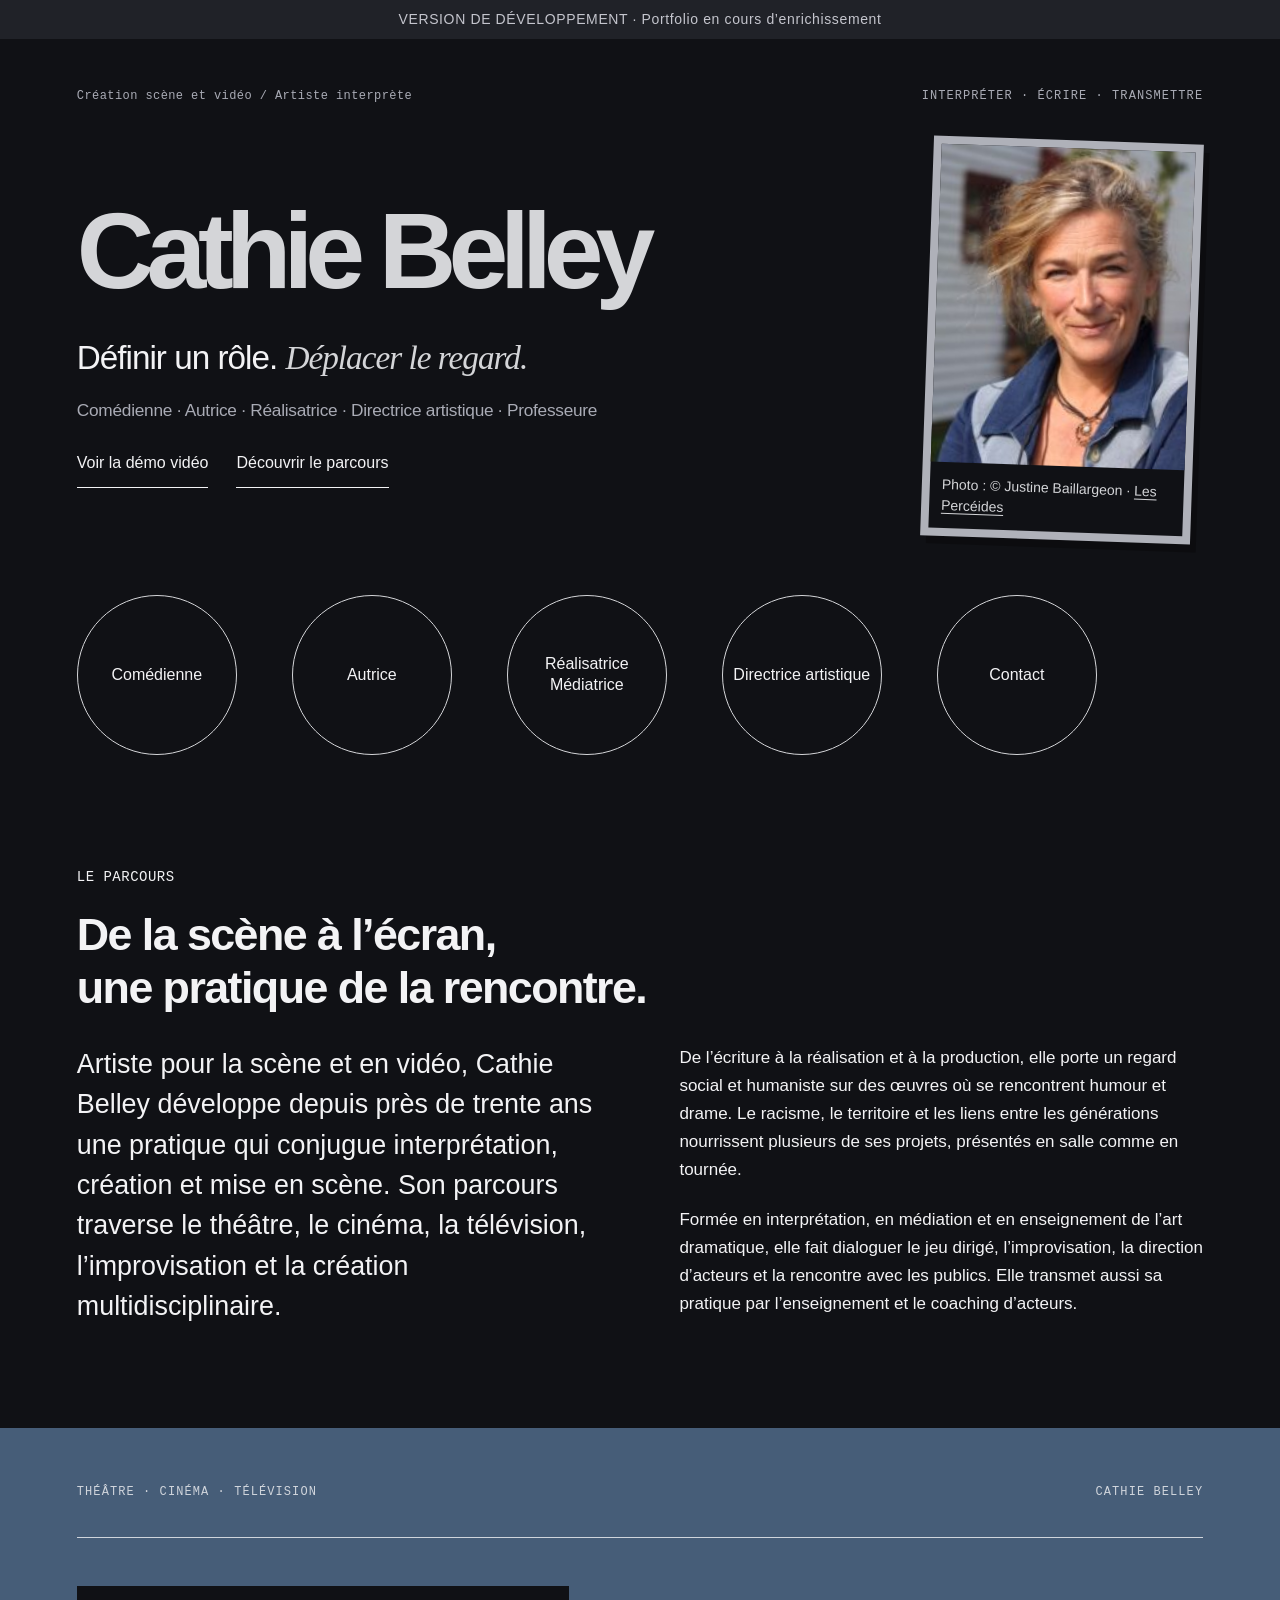
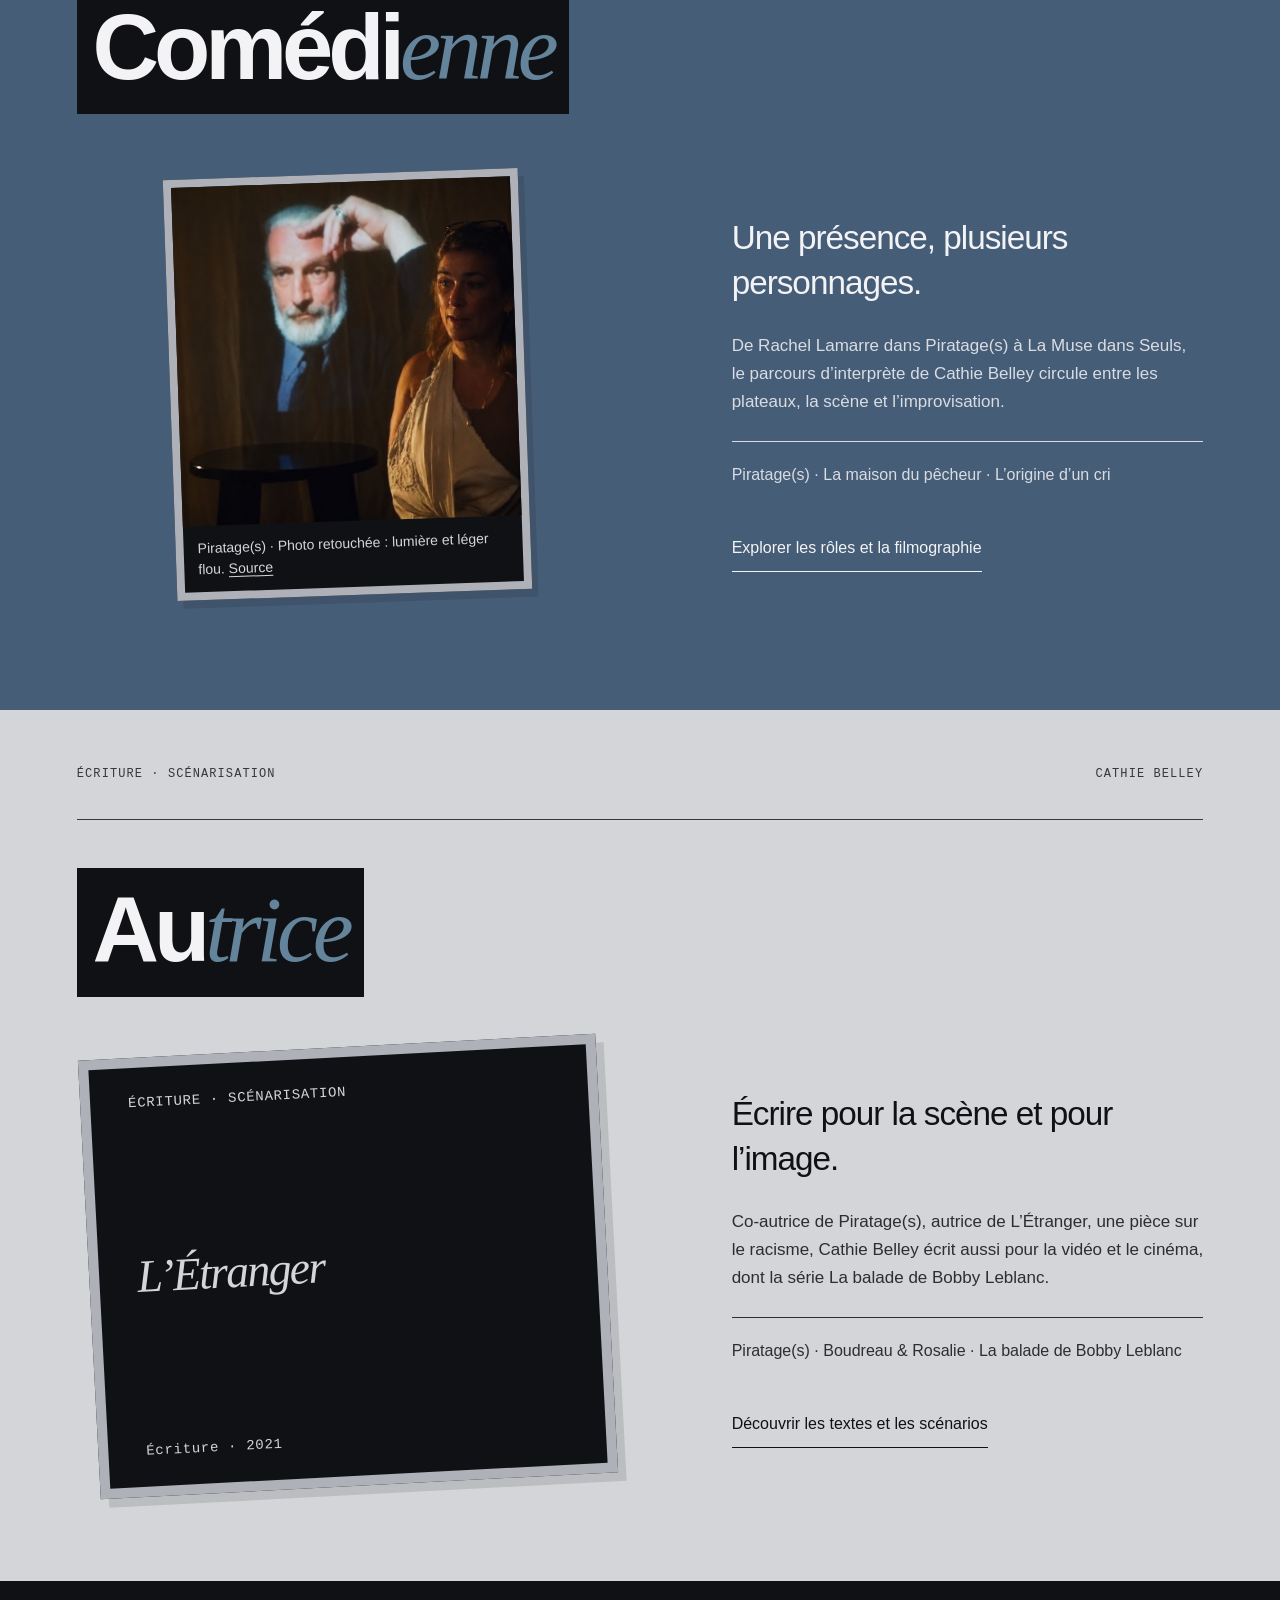
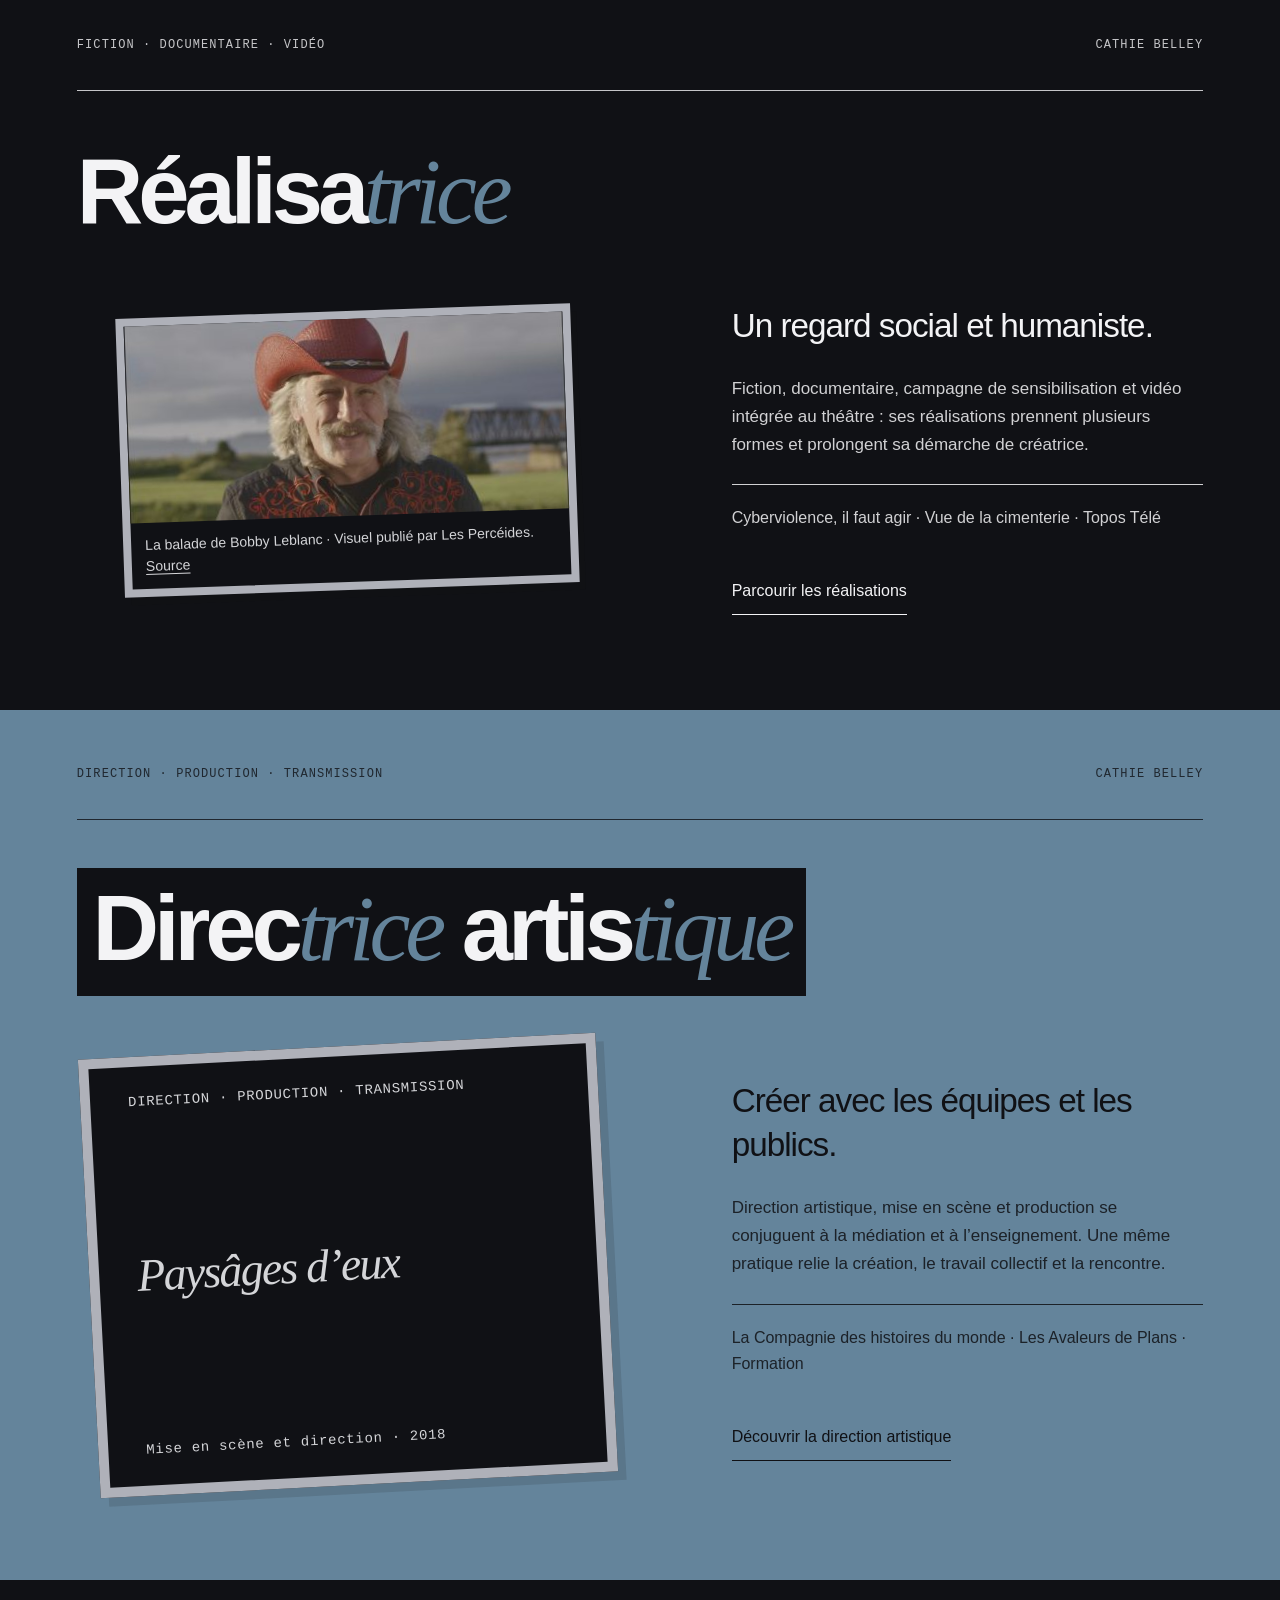
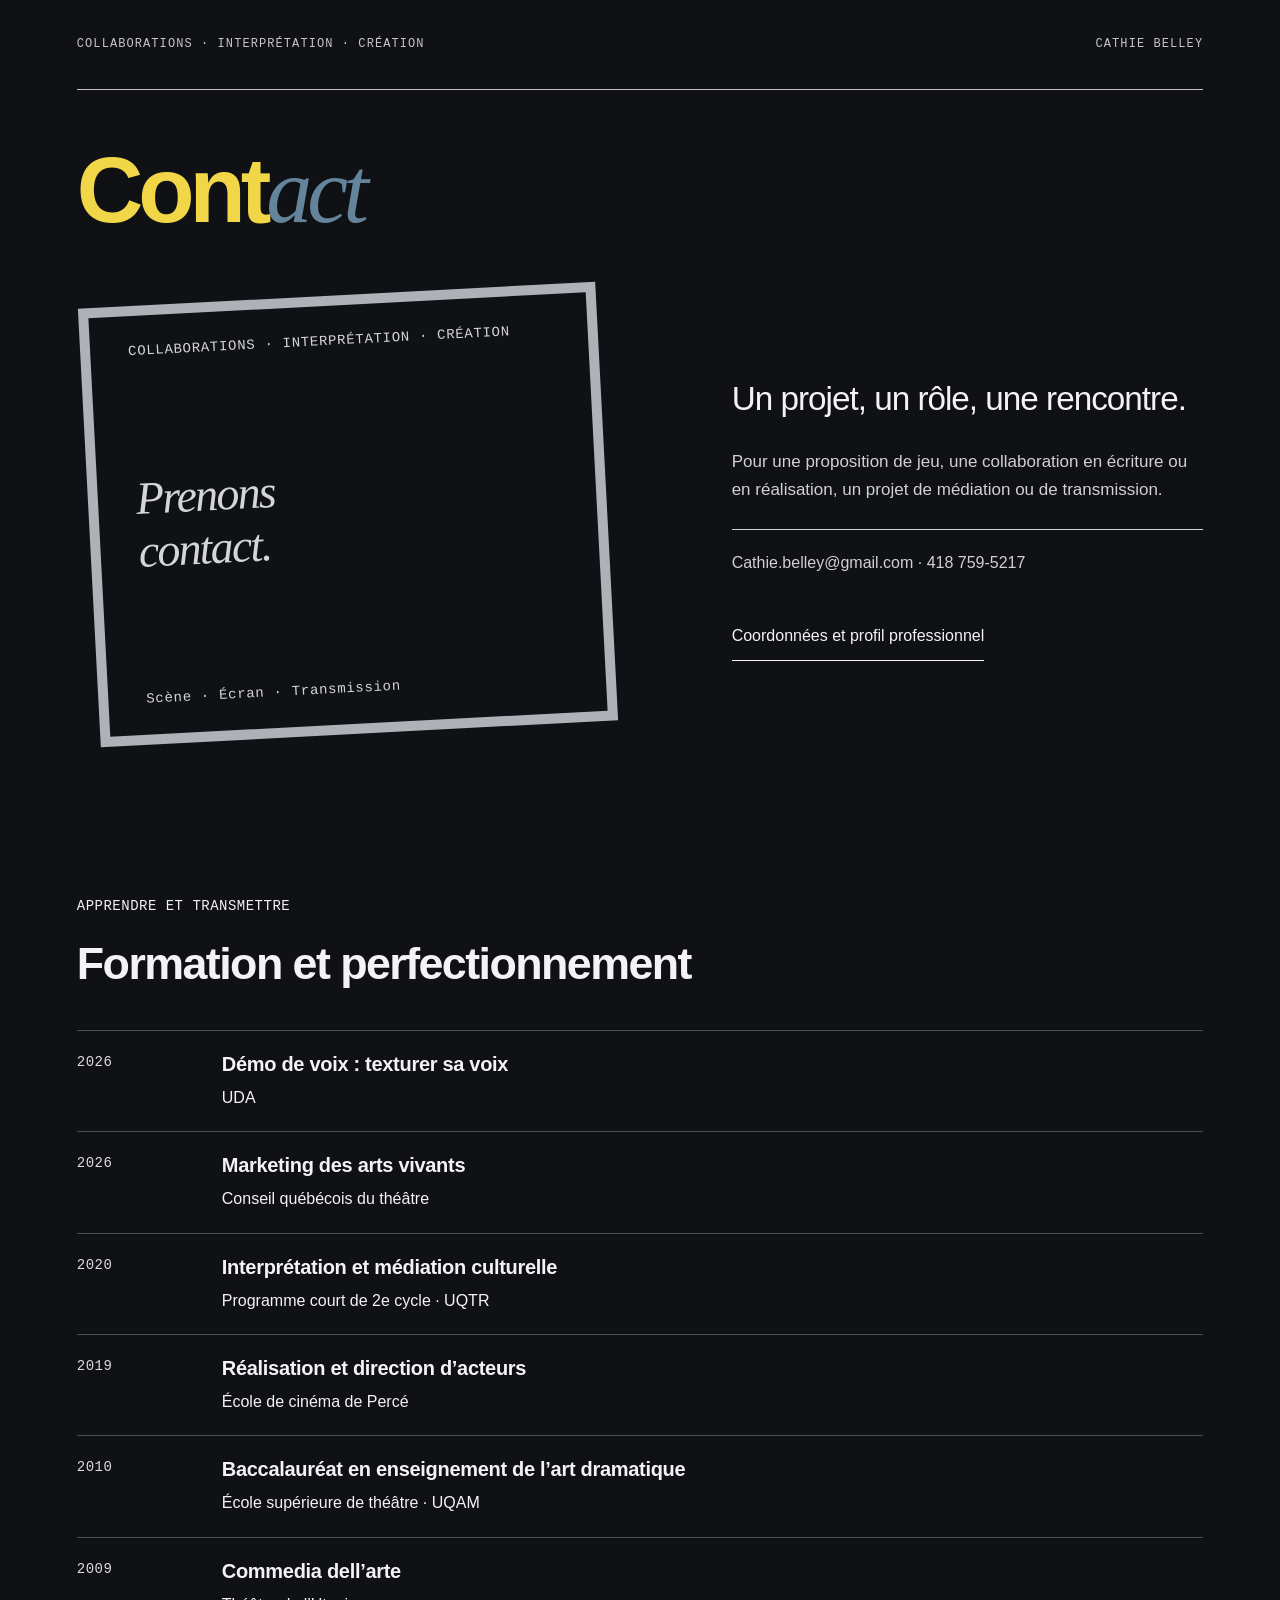
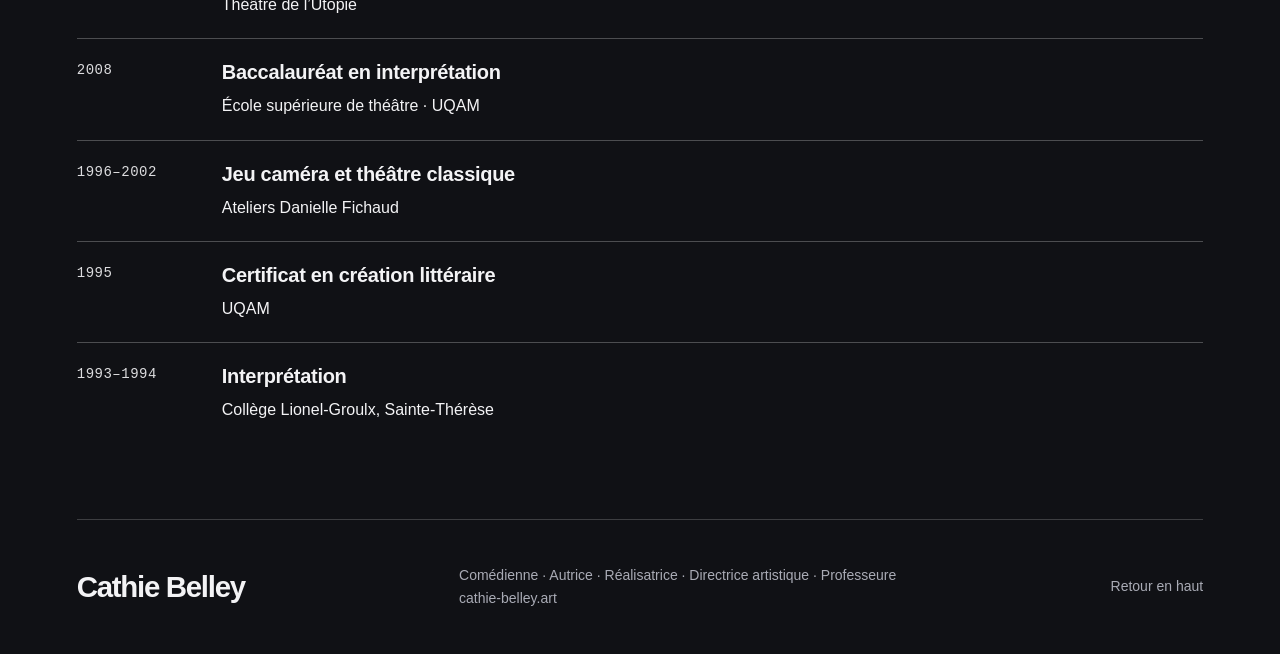
<file: index.html>
<!doctype html>
<html lang="fr"><head><meta charset="utf-8"><meta name="viewport" content="width=device-width, initial-scale=1"><title>Cathie Belley — Scène, écran &amp; création</title><meta name="description" content="Cathie Belley, artiste interprète, autrice et réalisatrice. Théâtre, cinéma, vidéo, direction artistique, médiation et enseignement."><meta name="robots" content="noindex, nofollow"><link rel="stylesheet" href="style.css?v=20261125-accueil"><link rel="icon" type="image/svg+xml" href="data:image/svg+xml,%3Csvg xmlns='http://www.w3.org/2000/svg' viewBox='0 0 32 32'%3E%3Crect width='32' height='32' fill='%23465D78'/%3E%3Ctext x='5' y='25' fill='%23f1d747' font-size='27' font-family='Georgia'%3EC%3C/text%3E%3C/svg%3E"></head><body class="home-page"><a class="skip" href="#contenu">Aller au contenu</a><div class="demo">VERSION DE DÉVELOPPEMENT · Portfolio en cours d’enrichissement</div><main id="contenu"><section id="accueil" class="hero page-width" aria-labelledby="titre"><div class="hero-top"><span>Création scène et vidéo / Artiste interprète</span><span>INTERPRÉTER · ÉCRIRE · TRANSMETTRE</span></div><div class="hero-intro"><div class="hero-copy"><h1 id="titre">Cathie Belley</h1><div class="hero-bottom"><p class="hero-statement">Définir un rôle. <em>Déplacer le regard.</em></p><p class="hero-aside hero-professions">Comédienne · Autrice · Réalisatrice · Directrice artistique · Professeure</p></div><div class="hero-actions"><a href="https://youtu.be/OfLN9i-zAX4" class="project-link" target="_blank" rel="noopener noreferrer">Voir la démo vidéo</a><a href="#parcours" class="project-link">Découvrir le parcours</a></div></div><figure class="portrait-frame portrait-photo"><img src="images/cathie-belley-justine-baillargeon.jpg" alt="Portrait de Cathie Belley en extérieur." width="455" height="256" fetchpriority="high"><figcaption>Photo : © Justine Baillargeon · <a href="https://perceides.ca/2020/index.html" target="_blank" rel="noopener noreferrer">Les Percéides</a></figcaption></figure></div><nav class="section-circles" aria-label="Explorer les sections"><a class="round-link" href="#comedienne"><span class="circle-face"><span class="circle-label">Comédienne</span></span></a><a class="round-link" href="#autrice"><span class="circle-face"><span class="circle-label">Autrice</span></span></a><a class="round-link" href="#realisatrice"><span class="circle-face"><span class="circle-label">Réalisatrice<br>Médiatrice</span></span></a><a class="round-link" href="#directrice-artistique"><span class="circle-face"><span class="circle-label">Directrice artistique</span></span></a><a class="round-link" href="#contact"><span class="circle-face"><span class="circle-label">Contact</span></span></a></nav></section><section class="bio-section page-width" id="parcours" aria-labelledby="parcours-titre"><p class="eyebrow">LE PARCOURS</p><h2 class="cv-heading" id="parcours-titre">De la scène à l’écran,<br>une pratique de la rencontre.</h2><div class="bio-columns"><p>Artiste pour la scène et en vidéo, Cathie Belley développe depuis près de trente ans une pratique qui conjugue interprétation, création et mise en scène. Son parcours traverse le théâtre, le cinéma, la télévision, l’improvisation et la création multidisciplinaire.</p><div><p>De l’écriture à la réalisation et à la production, elle porte un regard social et humaniste sur des œuvres où se rencontrent humour et drame. Le racisme, le territoire et les liens entre les générations nourrissent plusieurs de ses projets, présentés en salle comme en tournée.</p><p>Formée en interprétation, en médiation et en enseignement de l’art dramatique, elle fait dialoguer le jeu dirigé, l’improvisation, la direction d’acteurs et la rencontre avec les publics. Elle transmet aussi sa pratique par l’enseignement et le coaching d’acteurs.</p></div></div></section><section id="comedienne" class="chapter stage"><div class="page-width"><div class="chapter-top"><span>THÉÂTRE · CINÉMA · TÉLÉVISION</span><span>CATHIE BELLEY</span></div><h2 class="section-title"><span class="title-plate">Comédi<span class="title-blue">enne</span></span></h2><div class="section-content"><figure class="project-photo"><img src="images/piratages-juge-rachel-retouche.jpg" alt="Cathie Belley au premier plan dans Piratage(s), devant la projection du juge." width="355" height="355" loading="lazy"><figcaption>Piratage(s) · Photo retouchée : lumière et léger flou. <a href="https://crabe-des-scenes.art/piratages.html" target="_blank" rel="noopener noreferrer">Source</a></figcaption></figure><div class="chapter-copy"><p class="lead">Une présence, plusieurs personnages.</p><p>De Rachel Lamarre dans Piratage(s) à La Muse dans Seuls, le parcours d’interprète de Cathie Belley circule entre les plateaux, la scène et l’improvisation.</p><p class="selected-work">Piratage(s) · La maison du pêcheur · L’origine d’un cri</p><a href="comedienne.html" class="project-link">Explorer les rôles et la filmographie</a></div></div></div></section><section id="autrice" class="chapter screen"><div class="page-width"><div class="chapter-top"><span>ÉCRITURE · SCÉNARISATION</span><span>CATHIE BELLEY</span></div><h2 class="section-title"><span class="title-plate">Au<span class="title-blue">trice</span></span></h2><div class="section-content"><figure class="type-frame"><span class="frame-label">ÉCRITURE · SCÉNARISATION</span><div class="frame-placeholder"><span class="frame-word">L’Étranger</span></div><figcaption class="frame-bottom">Écriture · 2021</figcaption></figure><div class="chapter-copy"><p class="lead">Écrire pour la scène et pour l’image.</p><p>Co-autrice de Piratage(s), autrice de L’Étranger, une pièce sur le racisme, Cathie Belley écrit aussi pour la vidéo et le cinéma, dont la série La balade de Bobby Leblanc.</p><p class="selected-work">Piratage(s) · Boudreau &amp; Rosalie · La balade de Bobby Leblanc</p><a href="autrice.html" class="project-link">Découvrir les textes et les scénarios</a></div></div></div></section><section id="realisatrice" class="chapter director"><div class="page-width"><div class="chapter-top"><span>FICTION · DOCUMENTAIRE · VIDÉO</span><span>CATHIE BELLEY</span></div><h2 class="section-title"><span class="title-plate">Réalisa<span class="title-blue">trice</span></span></h2><div class="section-content"><figure class="project-photo"><img src="images/bobby-leblanc.jpg" alt="Personnage au chapeau de cowboy dans La balade de Bobby Leblanc." width="455" height="204" loading="lazy"><figcaption>La balade de Bobby Leblanc · Visuel publié par Les Percéides. <a href="https://perceides.ca/2020/index.html" target="_blank" rel="noopener noreferrer">Source</a></figcaption></figure><div class="chapter-copy"><p class="lead">Un regard social et humaniste.</p><p>Fiction, documentaire, campagne de sensibilisation et vidéo intégrée au théâtre : ses réalisations prennent plusieurs formes et prolongent sa démarche de créatrice.</p><p class="selected-work">Cyberviolence, il faut agir · Vue de la cimenterie · Topos Télé</p><a href="realisatrice.html" class="project-link">Parcourir les réalisations</a></div></div></div></section><section id="directrice-artistique" class="chapter art-direction"><div class="page-width"><div class="chapter-top"><span>DIRECTION · PRODUCTION · TRANSMISSION</span><span>CATHIE BELLEY</span></div><h2 class="section-title"><span class="title-plate">Direc<span class="title-blue">trice</span> <span class="title-white">artis</span><span class="title-blue">tique</span></span></h2><div class="section-content"><figure class="type-frame"><span class="frame-label">DIRECTION · PRODUCTION · TRANSMISSION</span><div class="frame-placeholder"><span class="frame-word">Paysâges d’eux</span></div><figcaption class="frame-bottom">Mise en scène et direction · 2018</figcaption></figure><div class="chapter-copy"><p class="lead">Créer avec les équipes et les publics.</p><p>Direction artistique, mise en scène et production se conjuguent à la médiation et à l’enseignement. Une même pratique relie la création, le travail collectif et la rencontre.</p><p class="selected-work">La Compagnie des histoires du monde · Les Avaleurs de Plans · Formation</p><a href="directrice-artistique.html" class="project-link">Découvrir la direction artistique</a></div></div></div></section><section id="contact" class="chapter contact"><div class="page-width"><div class="chapter-top"><span>COLLABORATIONS · INTERPRÉTATION · CRÉATION</span><span>CATHIE BELLEY</span></div><h2 class="section-title"><span class="title-plate"><span class="title-yellow">Cont</span><span class="title-blue">act</span></span></h2><div class="section-content"><figure class="type-frame"><span class="frame-label">COLLABORATIONS · INTERPRÉTATION · CRÉATION</span><div class="frame-placeholder"><span class="frame-word">Prenons<br>contact.</span></div><figcaption class="frame-bottom">Scène · Écran · Transmission</figcaption></figure><div class="chapter-copy"><p class="lead">Un projet, un rôle, une rencontre.</p><p>Pour une proposition de jeu, une collaboration en écriture ou en réalisation, un projet de médiation ou de transmission.</p><p class="selected-work">Cathie.belley@gmail.com · 418 759-5217</p><a href="contact.html" class="project-link">Coordonnées et profil professionnel</a></div></div></div></section><section class="page-width training-section" id="formation" aria-labelledby="formation-titre"><p class="eyebrow">APPRENDRE ET TRANSMETTRE</p><h2 class="cv-heading" id="formation-titre">Formation et perfectionnement</h2><div class="training-list"><div class="training-row"><span class="cv-year">2026</span><div><h3>Démo de voix : texturer sa voix</h3><p>UDA</p></div></div><div class="training-row"><span class="cv-year">2026</span><div><h3>Marketing des arts vivants</h3><p>Conseil québécois du théâtre</p></div></div><div class="training-row"><span class="cv-year">2020</span><div><h3>Interprétation et médiation culturelle</h3><p>Programme court de 2e cycle · UQTR</p></div></div><div class="training-row"><span class="cv-year">2019</span><div><h3>Réalisation et direction d’acteurs</h3><p>École de cinéma de Percé</p></div></div><div class="training-row"><span class="cv-year">2010</span><div><h3>Baccalauréat en enseignement de l’art dramatique</h3><p>École supérieure de théâtre · UQAM</p></div></div><div class="training-row"><span class="cv-year">2009</span><div><h3>Commedia dell’arte</h3><p>Théâtre de l’Utopie</p></div></div><div class="training-row"><span class="cv-year">2008</span><div><h3>Baccalauréat en interprétation</h3><p>École supérieure de théâtre · UQAM</p></div></div><div class="training-row"><span class="cv-year">1996–2002</span><div><h3>Jeu caméra et théâtre classique</h3><p>Ateliers Danielle Fichaud</p></div></div><div class="training-row"><span class="cv-year">1995</span><div><h3>Certificat en création littéraire</h3><p>UQAM</p></div></div><div class="training-row"><span class="cv-year">1993–1994</span><div><h3>Interprétation</h3><p>Collège Lionel-Groulx, Sainte-Thérèse</p></div></div></div></section></main><footer class="page-width"><a class="brand" href="index.html">Cathie Belley</a><p>Comédienne · Autrice · Réalisatrice · Directrice artistique · Professeure<br><a href="https://cathie-belley.art/">cathie-belley.art</a></p><a href="#contenu">Retour en haut</a></footer><script src="navigation.js"></script></body></html>
</file>
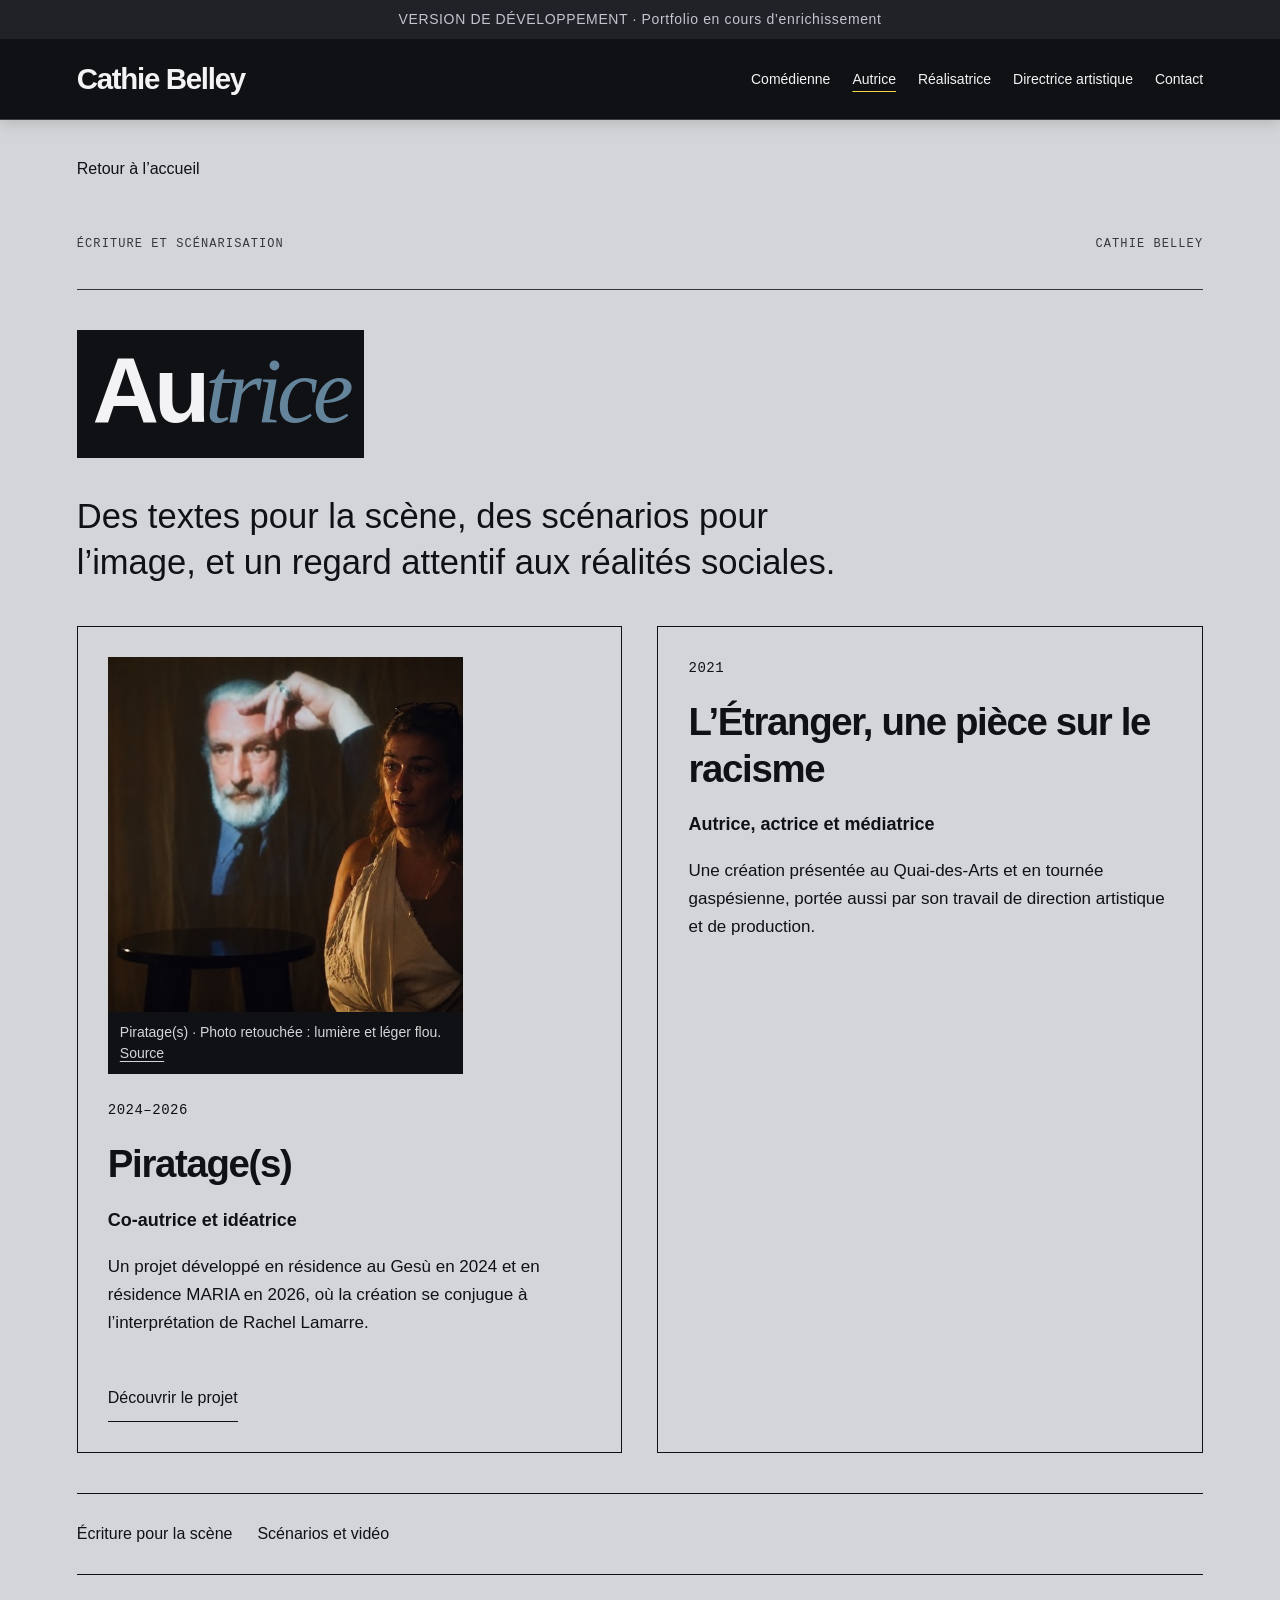
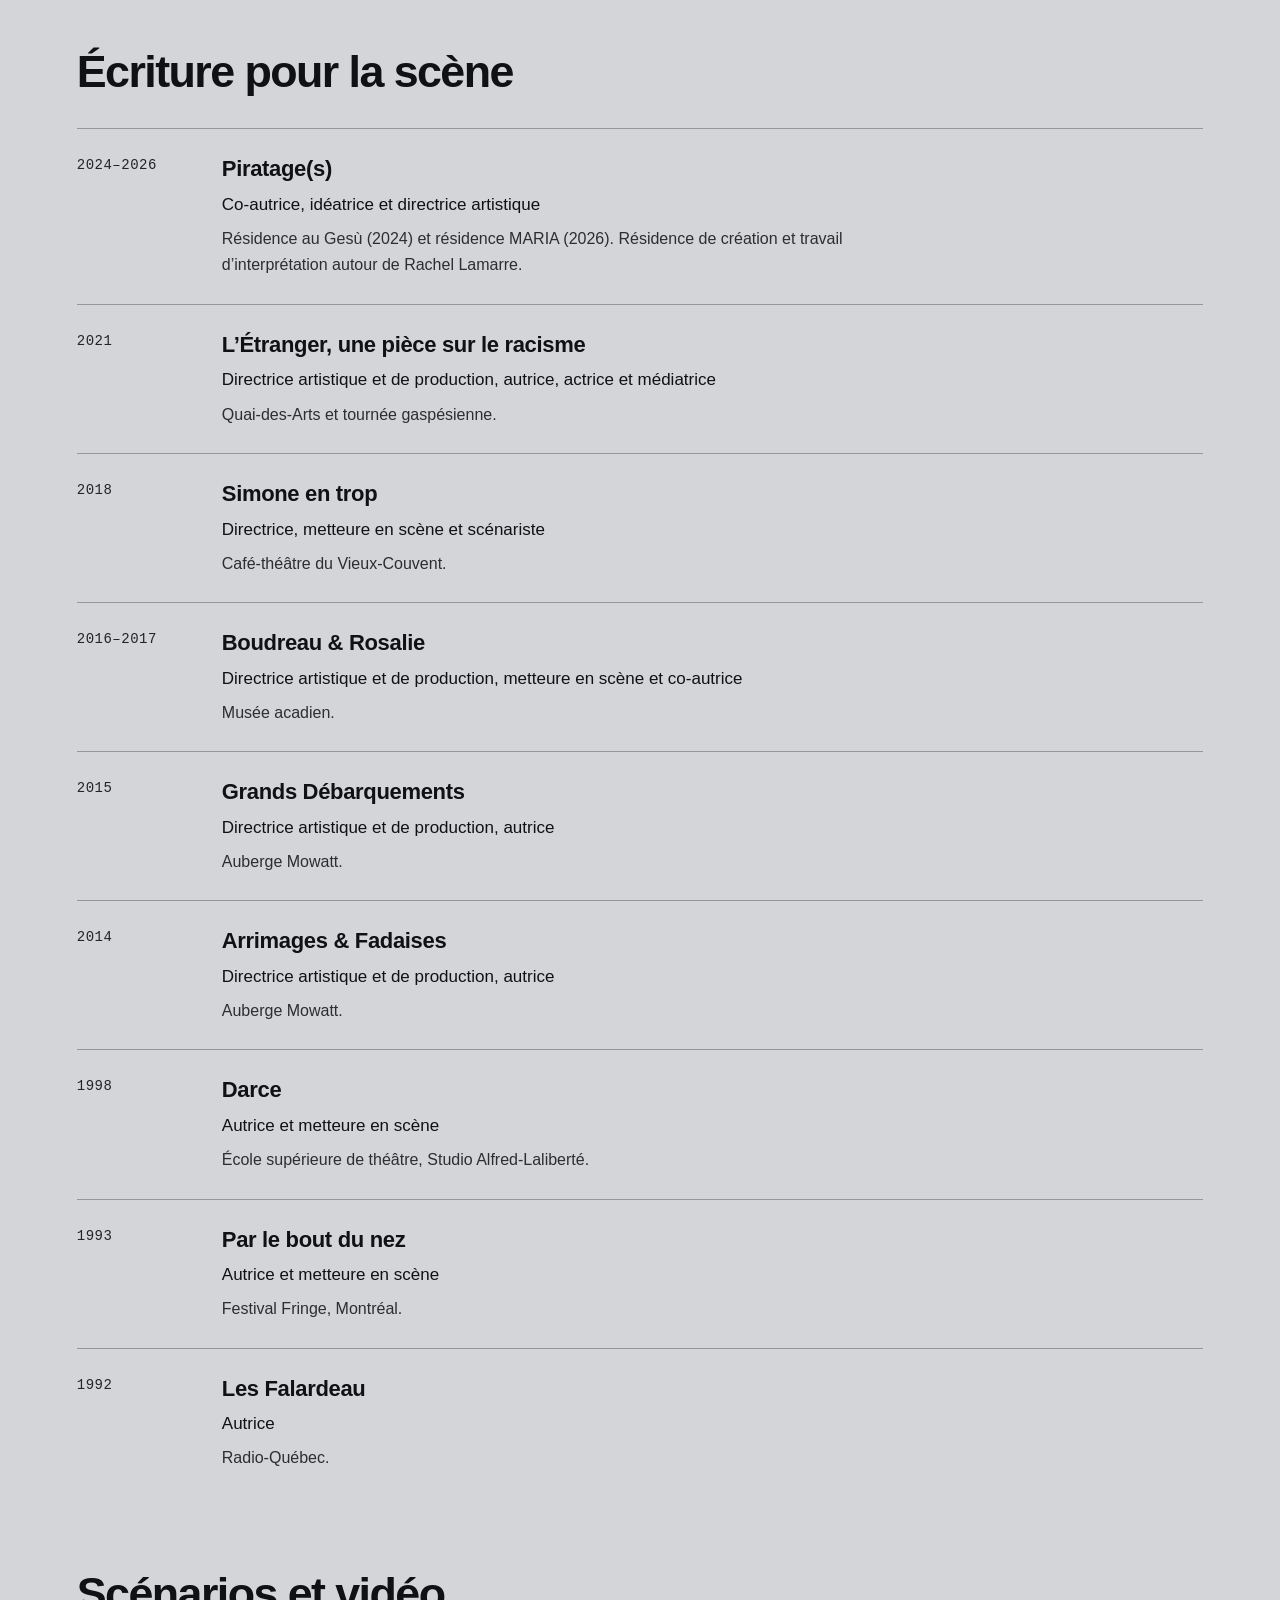
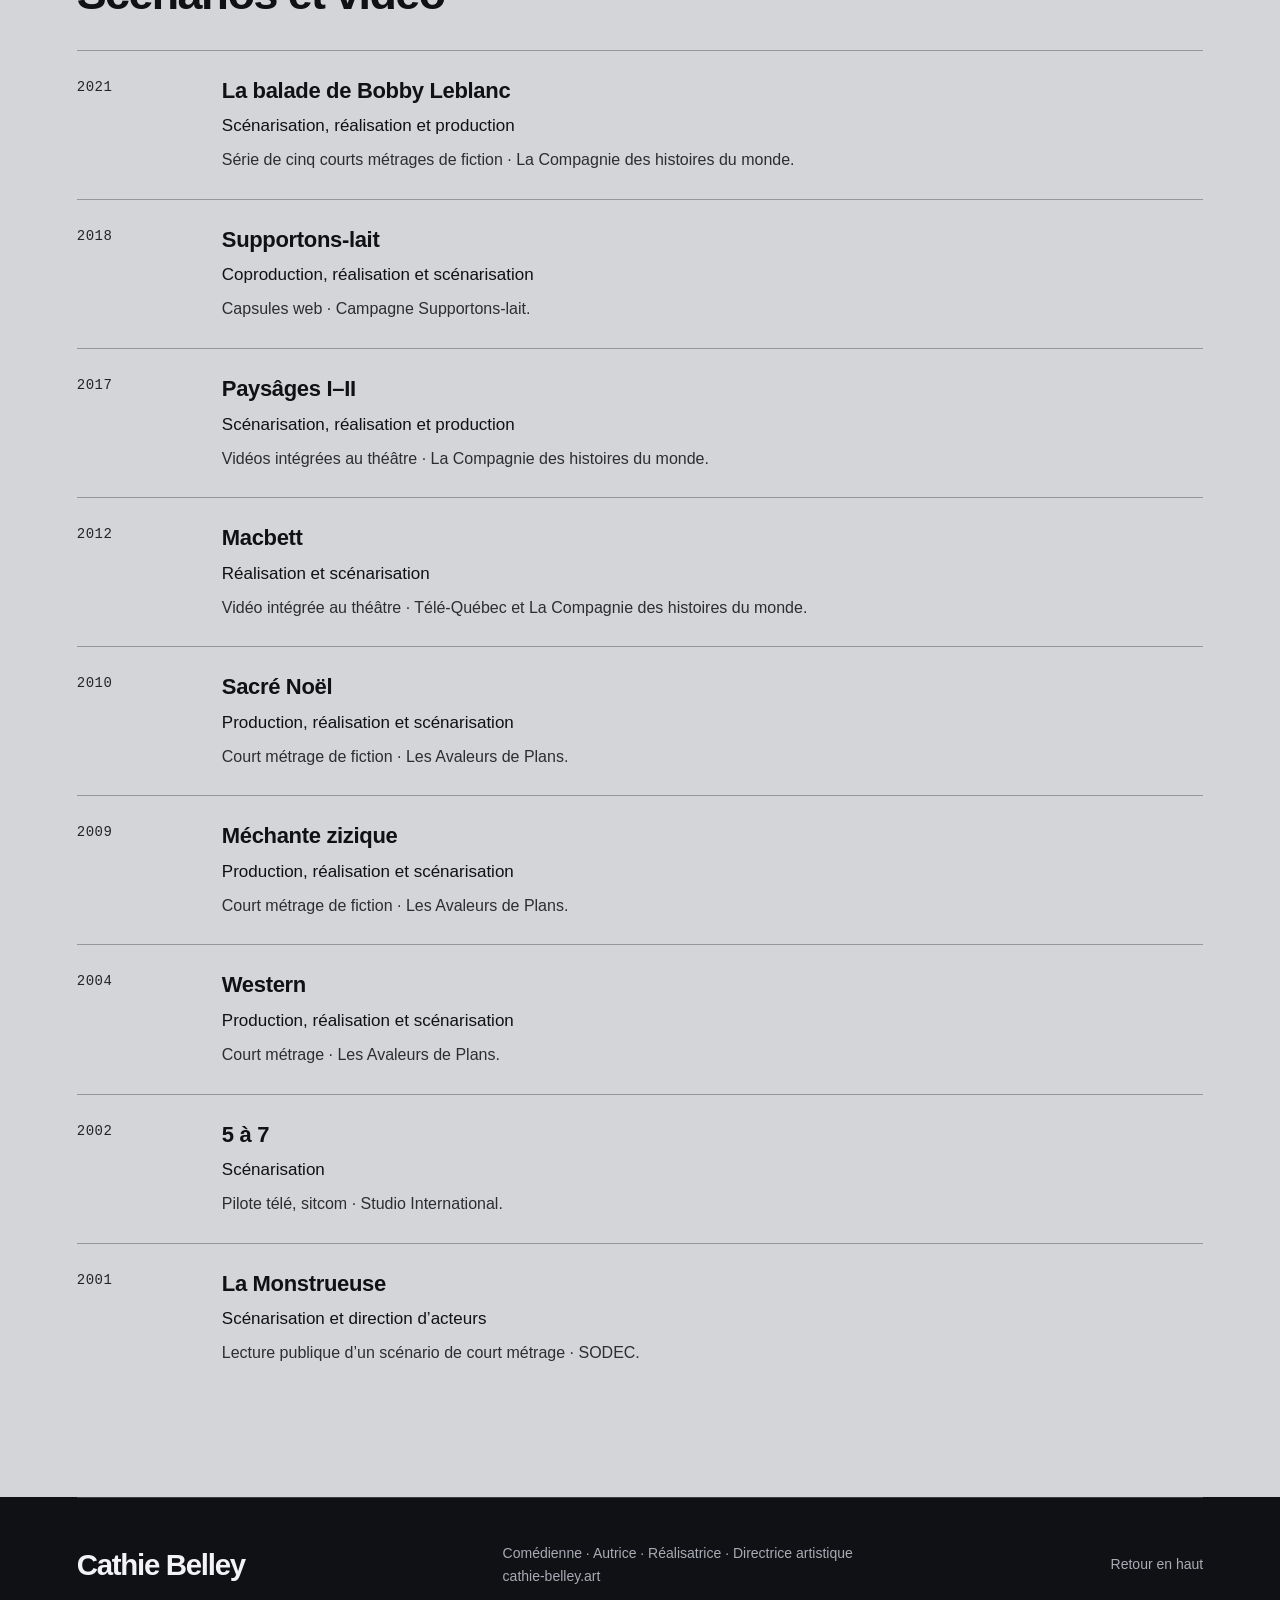
<file: autrice.html>
<!doctype html>
<html lang="fr"><head><meta charset="utf-8"><meta name="viewport" content="width=device-width, initial-scale=1"><title>Autrice — Cathie Belley</title><meta name="description" content="Textes et scénarios de Cathie Belley : Piratage(s), L’Étranger, Boudreau &amp; Rosalie et La balade de Bobby Leblanc."><meta name="robots" content="noindex, nofollow"><link rel="stylesheet" href="style.css"><link rel="icon" type="image/svg+xml" href="data:image/svg+xml,%3Csvg xmlns='http://www.w3.org/2000/svg' viewBox='0 0 32 32'%3E%3Crect width='32' height='32' fill='%23465D78'/%3E%3Ctext x='5' y='25' fill='%23f1d747' font-size='27' font-family='Georgia'%3EC%3C/text%3E%3C/svg%3E"></head><body><a class="skip" href="#contenu">Aller au contenu</a><div class="demo">VERSION DE DÉVELOPPEMENT · Portfolio en cours d’enrichissement</div><header><div class="header-inner page-width"><a class="brand" href="index.html" aria-label="Cathie Belley, accueil">Cathie Belley</a><button class="menu-toggle" type="button" aria-expanded="false" aria-controls="section-menu" aria-label="Ouvrir le menu" hidden><span class="hamburger" aria-hidden="true"><span></span><span></span><span></span></span><span class="menu-label">Menu</span></button><nav id="section-menu" aria-label="Navigation principale"><a href="comedienne.html">Comédienne</a><a href="autrice.html" aria-current="page">Autrice</a><a href="realisatrice.html">Réalisatrice</a><a href="directrice-artistique.html">Directrice artistique</a><a href="contact.html">Contact</a></nav></div></header><main id="contenu" class="detail-page screen"><div class="page-width"><a href="index.html#autrice" class="back-link">Retour à l’accueil</a><div class="chapter-top"><span>ÉCRITURE ET SCÉNARISATION</span><span>CATHIE BELLEY</span></div><h1 class="detail-title"><span class="title-plate">Au<span class="title-blue">trice</span></span></h1><p class="detail-intro">Des textes pour la scène, des scénarios pour l’image, et un regard attentif aux réalités sociales.</p><div class="cv-features"><article class="cv-feature"><figure class="project-photo"><img src="images/piratages-juge-rachel-retouche.jpg" alt="Cathie Belley au premier plan dans Piratage(s), devant la projection du juge." width="355" height="355" loading="lazy"><figcaption>Piratage(s) · Photo retouchée : lumière et léger flou. <a href="https://crabe-des-scenes.art/piratages.html" target="_blank" rel="noopener noreferrer">Source</a></figcaption></figure><p class="eyebrow">2024–2026</p><h2>Piratage(s)</h2><p class="feature-role">Co-autrice et idéatrice</p><p>Un projet développé en résidence au Gesù en 2024 et en résidence MARIA en 2026, où la création se conjugue à l’interprétation de Rachel Lamarre.</p><a href="https://crabe-des-scenes.art/projet.html" class="project-link" target="_blank" rel="noopener noreferrer">Découvrir le projet</a></article><article class="cv-feature"><p class="eyebrow">2021</p><h2>L’Étranger, une pièce sur le racisme</h2><p class="feature-role">Autrice, actrice et médiatrice</p><p>Une création présentée au Quai-des-Arts et en tournée gaspésienne, portée aussi par son travail de direction artistique et de production.</p></article></div><nav class="page-toc" aria-label="Sur cette page"><a href="#scene">Écriture pour la scène</a><a href="#scenarios">Scénarios et vidéo</a></nav><section class="cv-section" id="scene" aria-labelledby="scene-titre"><h2 class="cv-heading" id="scene-titre">Écriture pour la scène</h2><div class="cv-list"><article class="cv-row"><p class="cv-year">2024–2026</p><div><h3>Piratage(s)</h3><p class="cv-role">Co-autrice, idéatrice et directrice artistique</p><p class="cv-meta">Résidence au Gesù (2024) et résidence MARIA (2026). Résidence de création et travail d’interprétation autour de Rachel Lamarre.</p></div></article><article class="cv-row"><p class="cv-year">2021</p><div><h3>L’Étranger, une pièce sur le racisme</h3><p class="cv-role">Directrice artistique et de production, autrice, actrice et médiatrice</p><p class="cv-meta">Quai-des-Arts et tournée gaspésienne.</p></div></article><article class="cv-row"><p class="cv-year">2018</p><div><h3>Simone en trop</h3><p class="cv-role">Directrice, metteure en scène et scénariste</p><p class="cv-meta">Café-théâtre du Vieux-Couvent.</p></div></article><article class="cv-row"><p class="cv-year">2016–2017</p><div><h3>Boudreau &amp; Rosalie</h3><p class="cv-role">Directrice artistique et de production, metteure en scène et co-autrice</p><p class="cv-meta">Musée acadien.</p></div></article><article class="cv-row"><p class="cv-year">2015</p><div><h3>Grands Débarquements</h3><p class="cv-role">Directrice artistique et de production, autrice</p><p class="cv-meta">Auberge Mowatt.</p></div></article><article class="cv-row"><p class="cv-year">2014</p><div><h3>Arrimages &amp; Fadaises</h3><p class="cv-role">Directrice artistique et de production, autrice</p><p class="cv-meta">Auberge Mowatt.</p></div></article><article class="cv-row"><p class="cv-year">1998</p><div><h3>Darce</h3><p class="cv-role">Autrice et metteure en scène</p><p class="cv-meta">École supérieure de théâtre, Studio Alfred-Laliberté.</p></div></article><article class="cv-row"><p class="cv-year">1993</p><div><h3>Par le bout du nez</h3><p class="cv-role">Autrice et metteure en scène</p><p class="cv-meta">Festival Fringe, Montréal.</p></div></article><article class="cv-row"><p class="cv-year">1992</p><div><h3>Les Falardeau</h3><p class="cv-role">Autrice</p><p class="cv-meta">Radio-Québec.</p></div></article></div></section><section class="cv-section" id="scenarios" aria-labelledby="scenarios-titre"><h2 class="cv-heading" id="scenarios-titre">Scénarios et vidéo</h2><div class="cv-list"><article class="cv-row"><p class="cv-year">2021</p><div><h3>La balade de Bobby Leblanc</h3><p class="cv-role">Scénarisation, réalisation et production</p><p class="cv-meta">Série de cinq courts métrages de fiction · La Compagnie des histoires du monde.</p></div></article><article class="cv-row"><p class="cv-year">2018</p><div><h3>Supportons-lait</h3><p class="cv-role">Coproduction, réalisation et scénarisation</p><p class="cv-meta">Capsules web · Campagne Supportons-lait.</p></div></article><article class="cv-row"><p class="cv-year">2017</p><div><h3>Paysâges I–II</h3><p class="cv-role">Scénarisation, réalisation et production</p><p class="cv-meta">Vidéos intégrées au théâtre · La Compagnie des histoires du monde.</p></div></article><article class="cv-row"><p class="cv-year">2012</p><div><h3>Macbett</h3><p class="cv-role">Réalisation et scénarisation</p><p class="cv-meta">Vidéo intégrée au théâtre · Télé-Québec et La Compagnie des histoires du monde.</p></div></article><article class="cv-row"><p class="cv-year">2010</p><div><h3>Sacré Noël</h3><p class="cv-role">Production, réalisation et scénarisation</p><p class="cv-meta">Court métrage de fiction · Les Avaleurs de Plans.</p></div></article><article class="cv-row"><p class="cv-year">2009</p><div><h3>Méchante zizique</h3><p class="cv-role">Production, réalisation et scénarisation</p><p class="cv-meta">Court métrage de fiction · Les Avaleurs de Plans.</p></div></article><article class="cv-row"><p class="cv-year">2004</p><div><h3>Western</h3><p class="cv-role">Production, réalisation et scénarisation</p><p class="cv-meta">Court métrage · Les Avaleurs de Plans.</p></div></article><article class="cv-row"><p class="cv-year">2002</p><div><h3>5 à 7</h3><p class="cv-role">Scénarisation</p><p class="cv-meta">Pilote télé, sitcom · Studio International.</p></div></article><article class="cv-row"><p class="cv-year">2001</p><div><h3>La Monstrueuse</h3><p class="cv-role">Scénarisation et direction d’acteurs</p><p class="cv-meta">Lecture publique d’un scénario de court métrage · SODEC.</p></div></article></div></section></div></main><footer class="page-width"><a class="brand" href="index.html">Cathie Belley</a><p>Comédienne · Autrice · Réalisatrice · Directrice artistique<br><a href="https://cathie-belley.art/">cathie-belley.art</a></p><a href="#contenu">Retour en haut</a></footer><script src="navigation.js"></script></body></html>
</file>
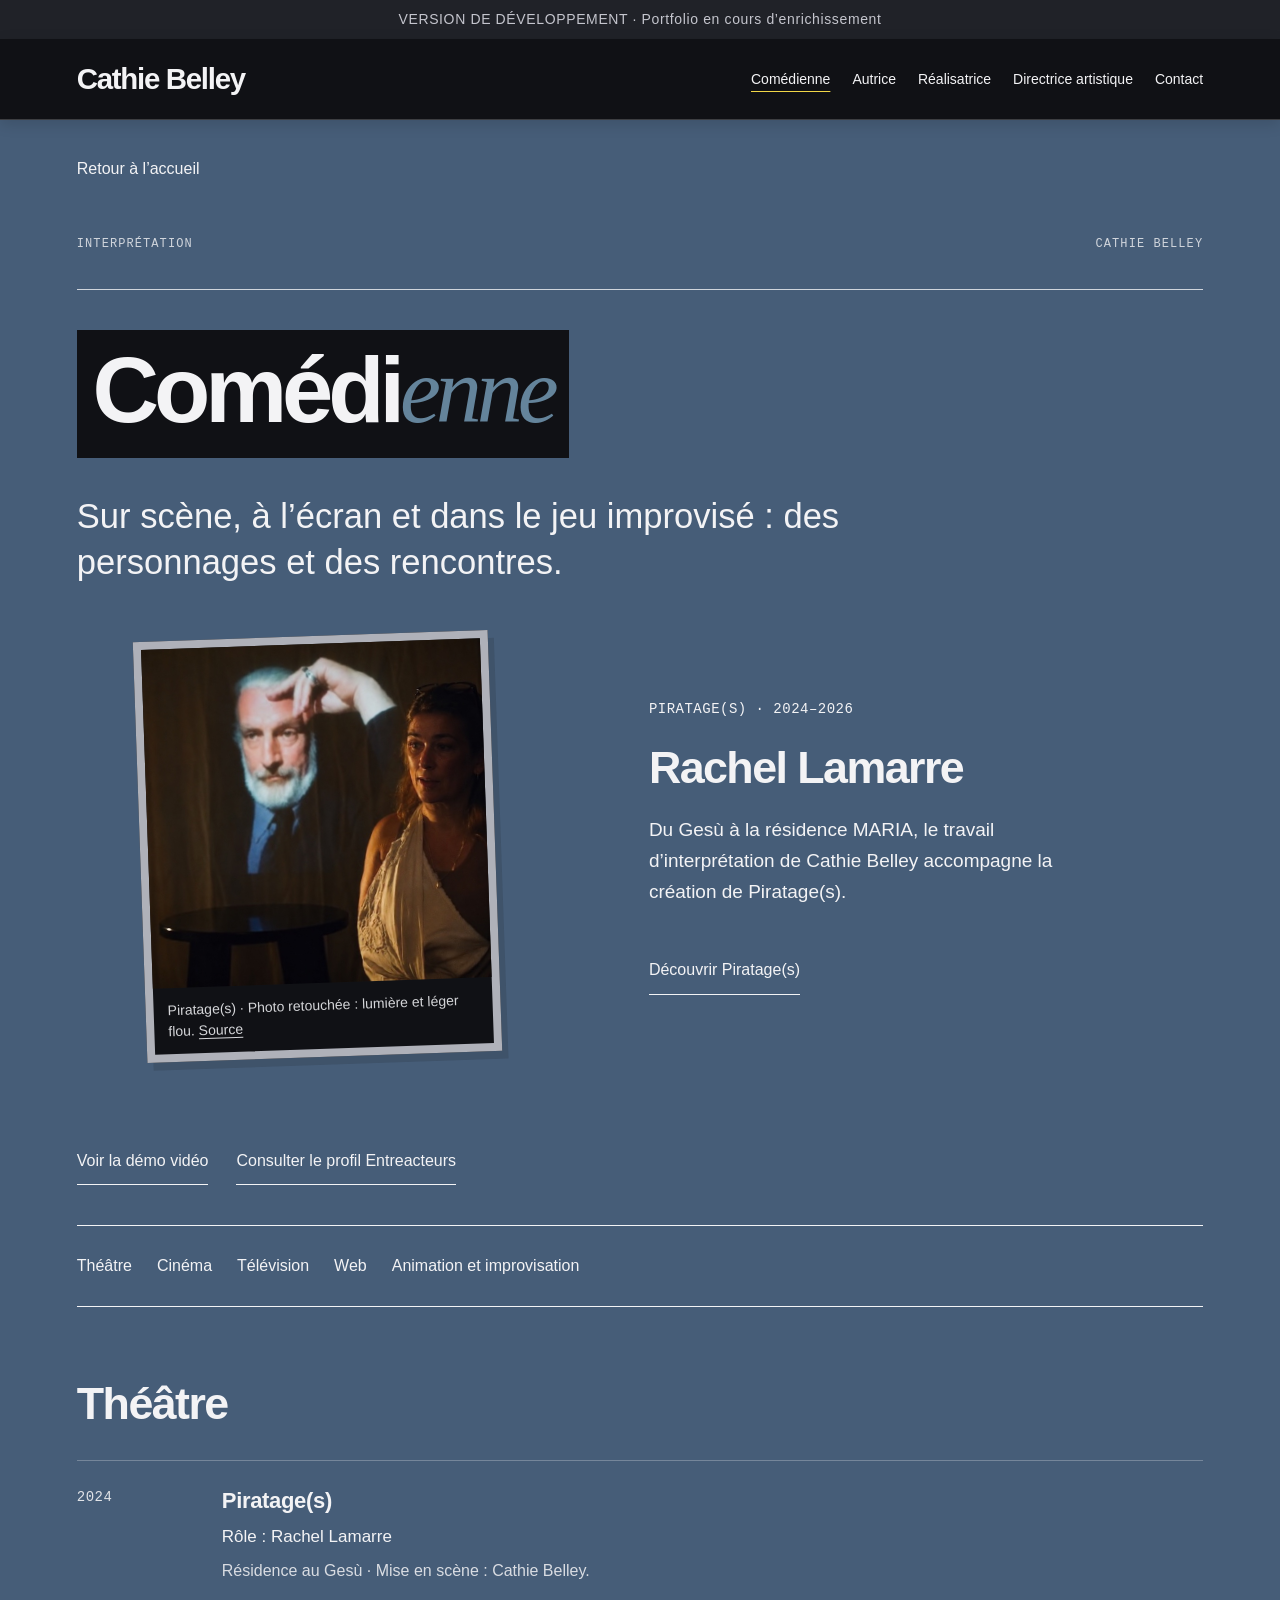
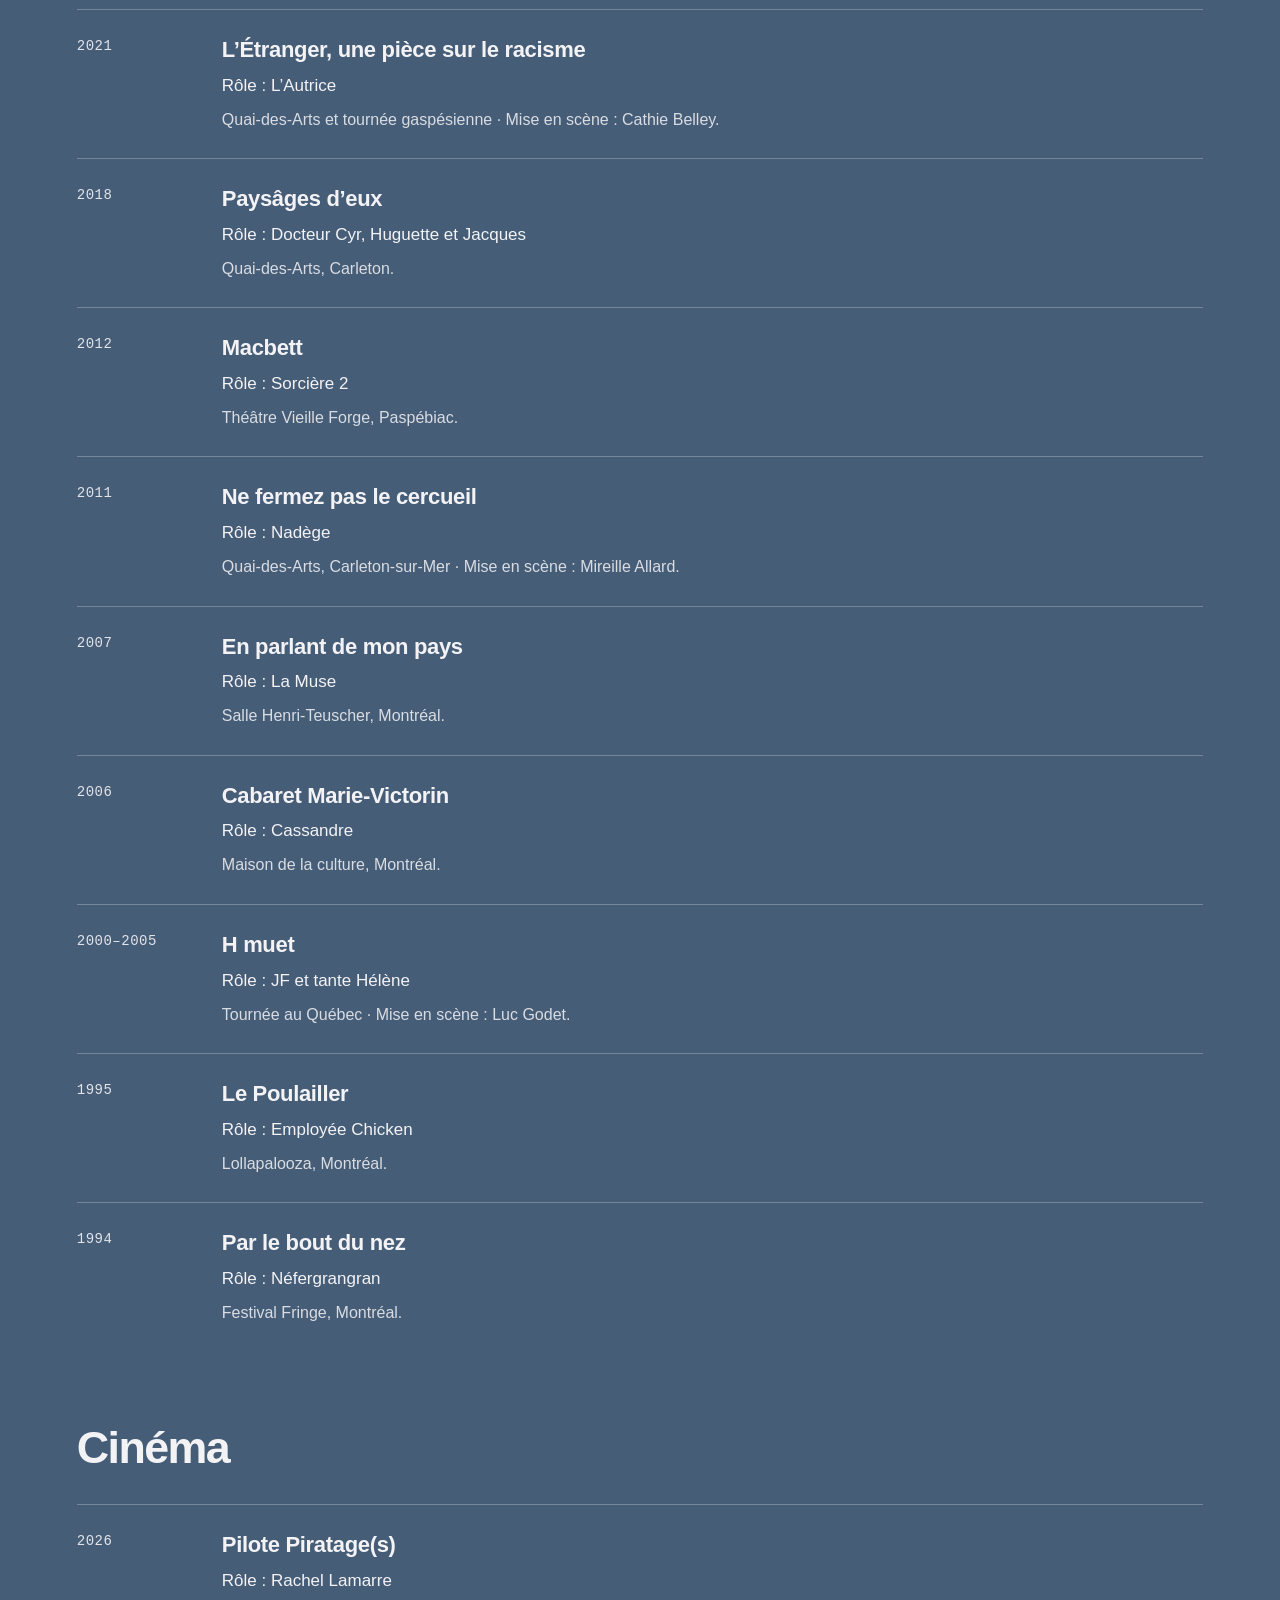
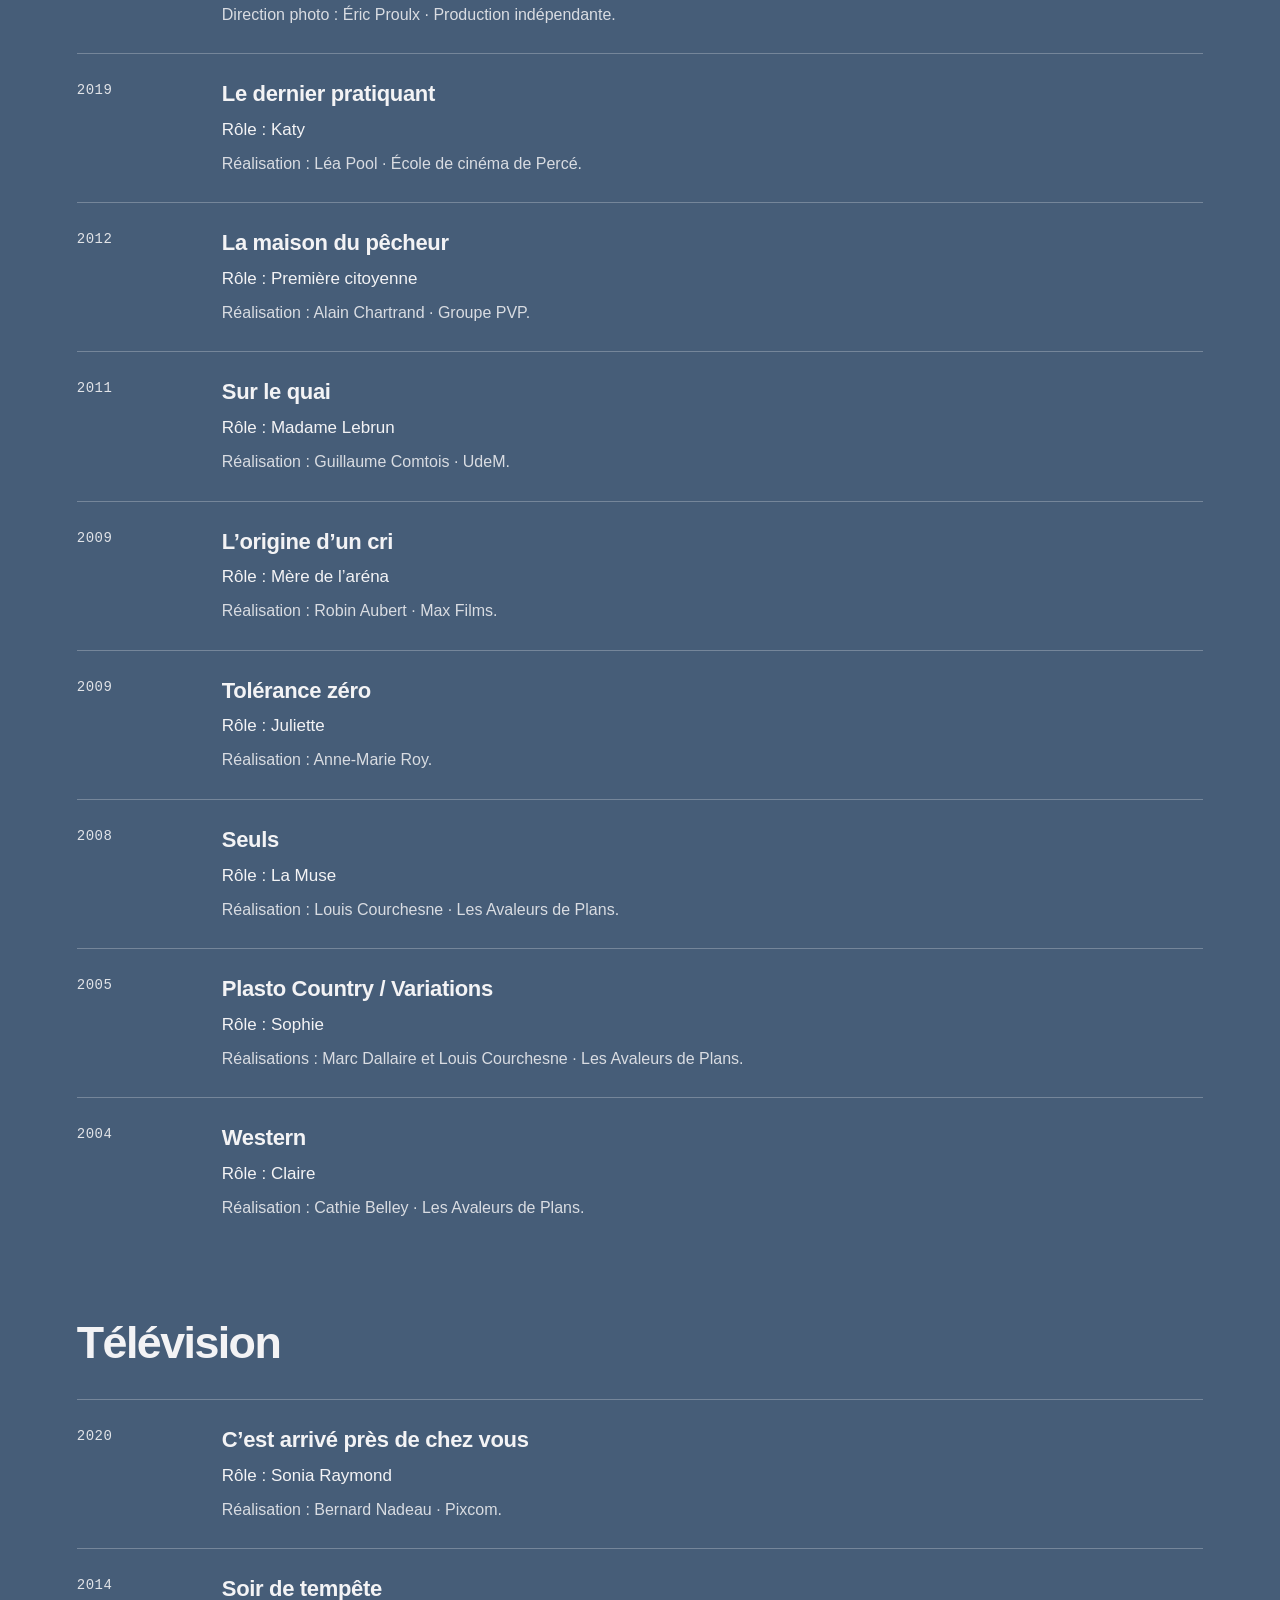
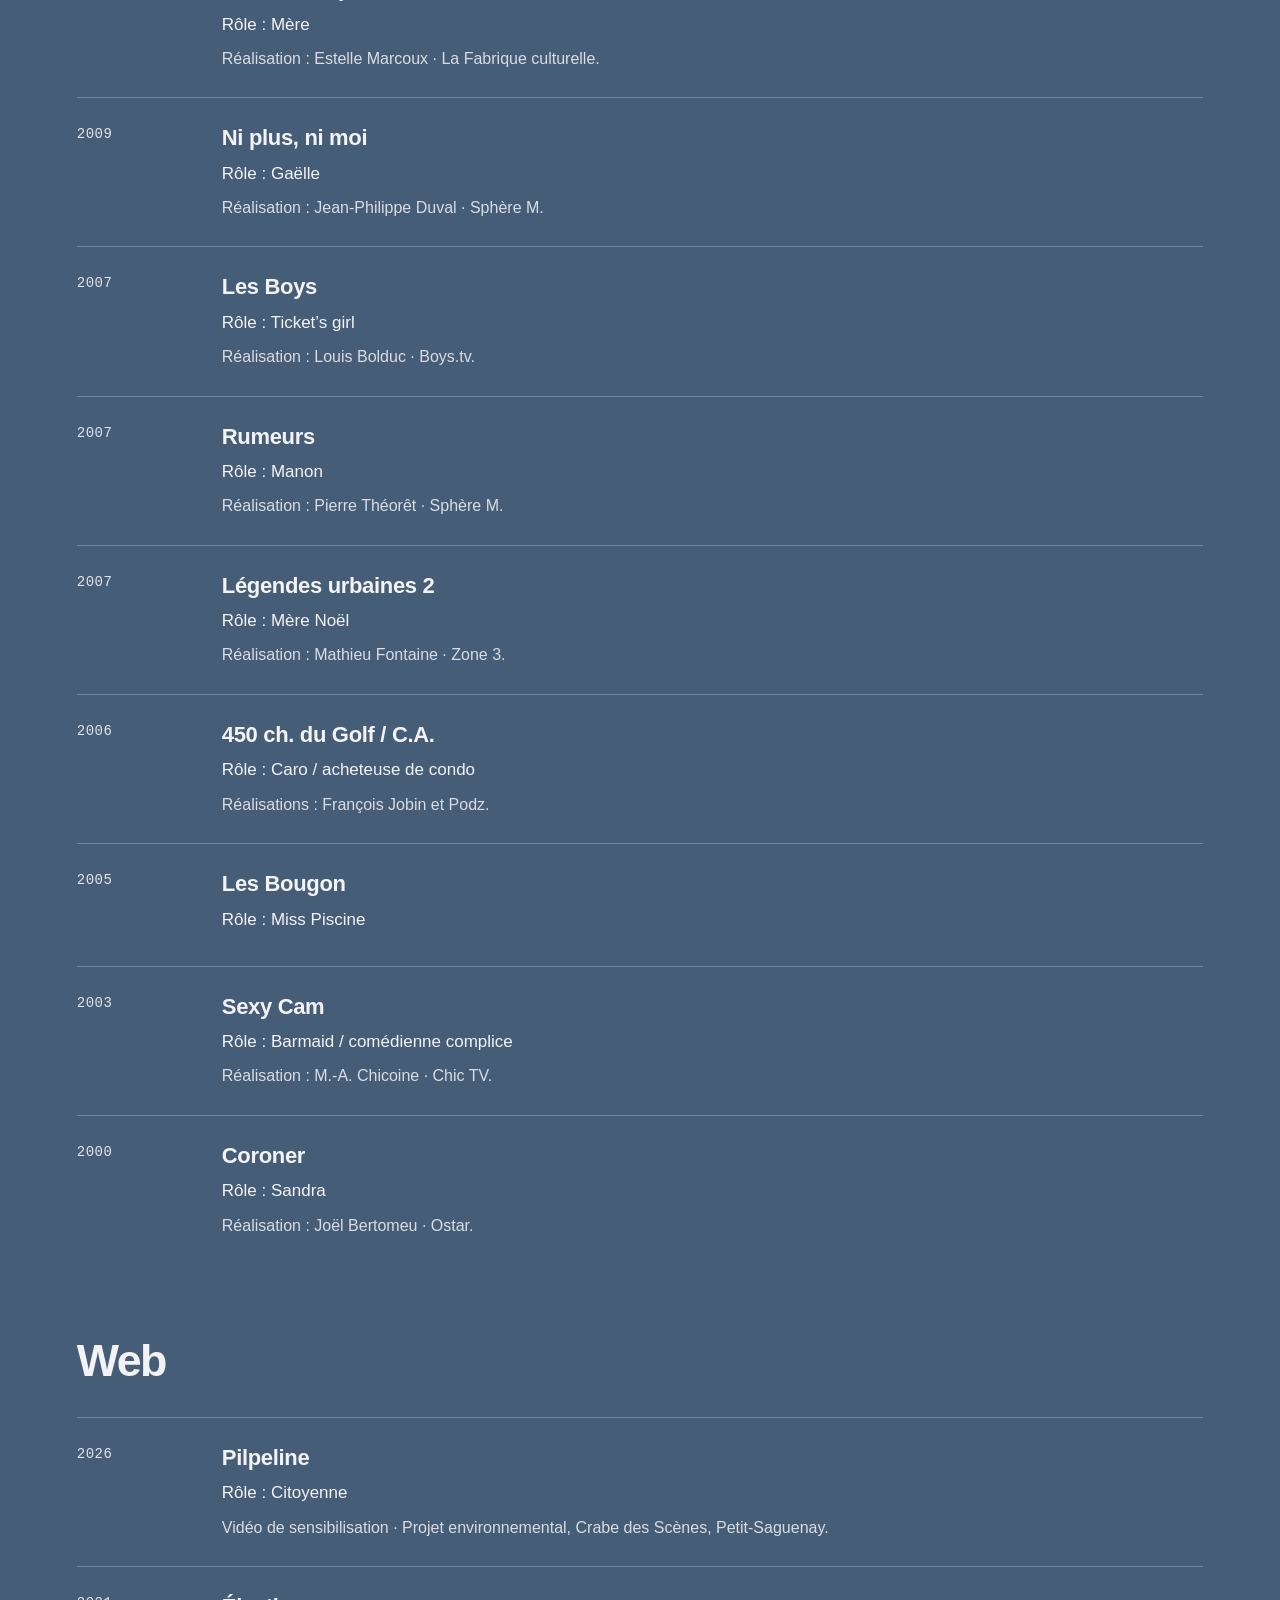
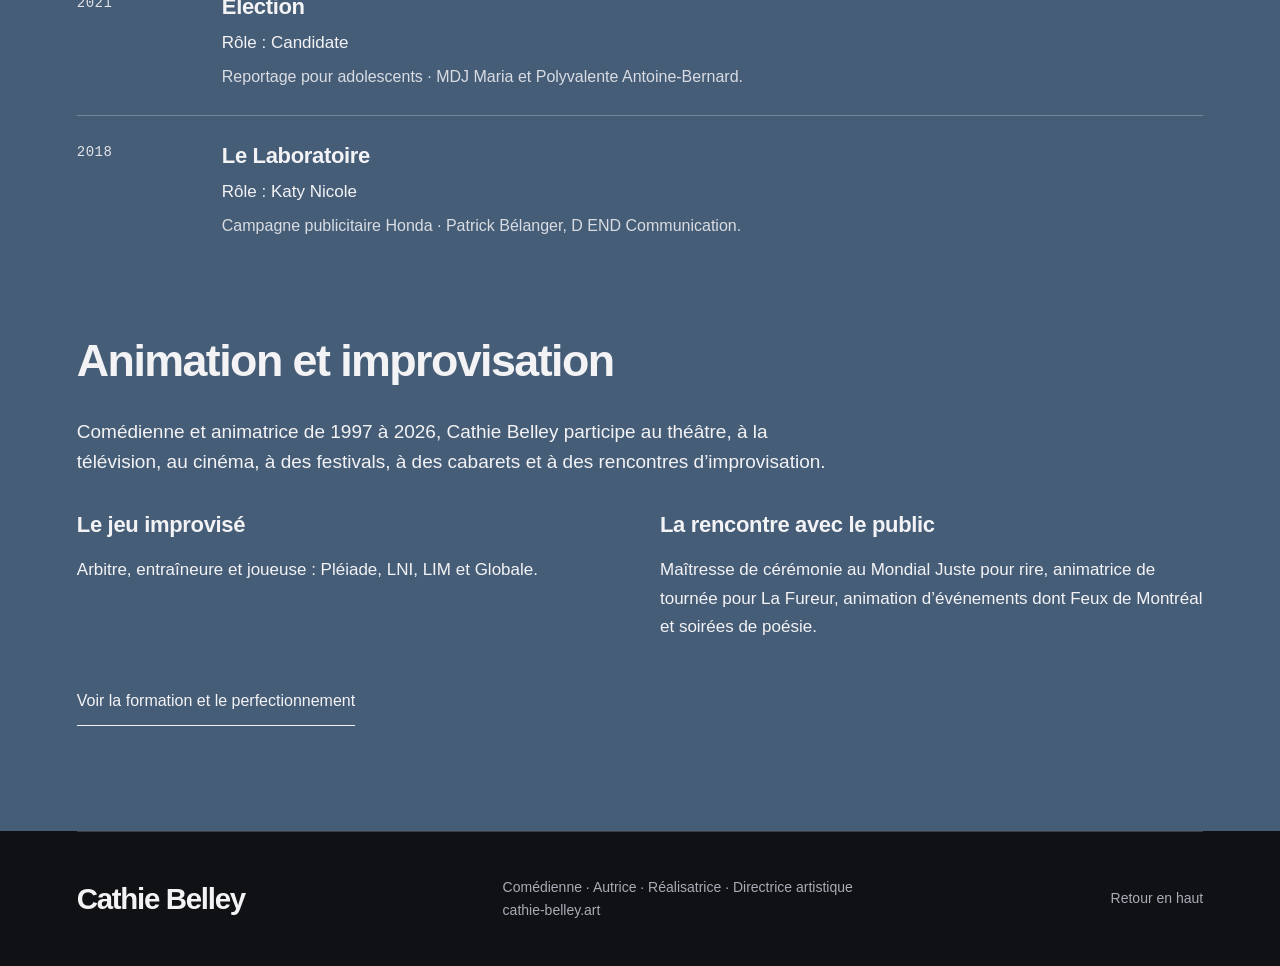
<file: comedienne.html>
<!doctype html>
<html lang="fr"><head><meta charset="utf-8"><meta name="viewport" content="width=device-width, initial-scale=1"><title>Comédienne — Cathie Belley</title><meta name="description" content="Rôles de Cathie Belley au théâtre, au cinéma, à la télévision et sur le web. Animation, improvisation et démo vidéo."><meta name="robots" content="noindex, nofollow"><link rel="stylesheet" href="style.css"><link rel="icon" type="image/svg+xml" href="data:image/svg+xml,%3Csvg xmlns='http://www.w3.org/2000/svg' viewBox='0 0 32 32'%3E%3Crect width='32' height='32' fill='%23465D78'/%3E%3Ctext x='5' y='25' fill='%23f1d747' font-size='27' font-family='Georgia'%3EC%3C/text%3E%3C/svg%3E"></head><body><a class="skip" href="#contenu">Aller au contenu</a><div class="demo">VERSION DE DÉVELOPPEMENT · Portfolio en cours d’enrichissement</div><header><div class="header-inner page-width"><a class="brand" href="index.html" aria-label="Cathie Belley, accueil">Cathie Belley</a><button class="menu-toggle" type="button" aria-expanded="false" aria-controls="section-menu" aria-label="Ouvrir le menu" hidden><span class="hamburger" aria-hidden="true"><span></span><span></span><span></span></span><span class="menu-label">Menu</span></button><nav id="section-menu" aria-label="Navigation principale"><a href="comedienne.html" aria-current="page">Comédienne</a><a href="autrice.html">Autrice</a><a href="realisatrice.html">Réalisatrice</a><a href="directrice-artistique.html">Directrice artistique</a><a href="contact.html">Contact</a></nav></div></header><main id="contenu" class="detail-page stage"><div class="page-width"><a href="index.html#comedienne" class="back-link">Retour à l’accueil</a><div class="chapter-top"><span>INTERPRÉTATION</span><span>CATHIE BELLEY</span></div><h1 class="detail-title"><span class="title-plate">Comédi<span class="title-blue">enne</span></span></h1><p class="detail-intro">Sur scène, à l’écran et dans le jeu improvisé : des personnages et des rencontres.</p><div class="performance-feature"><figure class="project-photo"><img src="images/piratages-juge-rachel-retouche.jpg" alt="Cathie Belley au premier plan dans Piratage(s), devant la projection du juge." width="355" height="355" loading="lazy"><figcaption>Piratage(s) · Photo retouchée : lumière et léger flou. <a href="https://crabe-des-scenes.art/piratages.html" target="_blank" rel="noopener noreferrer">Source</a></figcaption></figure><div><p class="eyebrow">PIRATAGE(S) · 2024–2026</p><h2 class="cv-heading">Rachel Lamarre</h2><p>Du Gesù à la résidence MARIA, le travail d’interprétation de Cathie Belley accompagne la création de Piratage(s).</p><a class="project-link" href="https://crabe-des-scenes.art/piratages.html" target="_blank" rel="noopener noreferrer">Découvrir Piratage(s)</a></div></div><div class="page-actions"><a href="https://youtu.be/OfLN9i-zAX4" class="project-link" target="_blank" rel="noopener noreferrer">Voir la démo vidéo</a><a href="https://www.entreacteurs.com/artistes/cathie-belley/" class="project-link" target="_blank" rel="noopener noreferrer">Consulter le profil Entreacteurs</a></div><nav class="page-toc" aria-label="Sur cette page"><a href="#theatre">Théâtre</a><a href="#cinema">Cinéma</a><a href="#television">Télévision</a><a href="#web">Web</a><a href="#improvisation">Animation et improvisation</a></nav><section class="cv-section" id="theatre" aria-labelledby="theatre-titre"><h2 class="cv-heading" id="theatre-titre">Théâtre</h2><div class="cv-list"><article class="cv-row"><p class="cv-year">2024</p><div><h3>Piratage(s)</h3><p class="cv-role">Rôle : Rachel Lamarre</p><p class="cv-meta">Résidence au Gesù · Mise en scène : Cathie Belley.</p></div></article><article class="cv-row"><p class="cv-year">2021</p><div><h3>L’Étranger, une pièce sur le racisme</h3><p class="cv-role">Rôle : L’Autrice</p><p class="cv-meta">Quai-des-Arts et tournée gaspésienne · Mise en scène : Cathie Belley.</p></div></article><article class="cv-row"><p class="cv-year">2018</p><div><h3>Paysâges d’eux</h3><p class="cv-role">Rôle : Docteur Cyr, Huguette et Jacques</p><p class="cv-meta">Quai-des-Arts, Carleton.</p></div></article><article class="cv-row"><p class="cv-year">2012</p><div><h3>Macbett</h3><p class="cv-role">Rôle : Sorcière 2</p><p class="cv-meta">Théâtre Vieille Forge, Paspébiac.</p></div></article><article class="cv-row"><p class="cv-year">2011</p><div><h3>Ne fermez pas le cercueil</h3><p class="cv-role">Rôle : Nadège</p><p class="cv-meta">Quai-des-Arts, Carleton-sur-Mer · Mise en scène : Mireille Allard.</p></div></article><article class="cv-row"><p class="cv-year">2007</p><div><h3>En parlant de mon pays</h3><p class="cv-role">Rôle : La Muse</p><p class="cv-meta">Salle Henri-Teuscher, Montréal.</p></div></article><article class="cv-row"><p class="cv-year">2006</p><div><h3>Cabaret Marie-Victorin</h3><p class="cv-role">Rôle : Cassandre</p><p class="cv-meta">Maison de la culture, Montréal.</p></div></article><article class="cv-row"><p class="cv-year">2000–2005</p><div><h3>H muet</h3><p class="cv-role">Rôle : JF et tante Hélène</p><p class="cv-meta">Tournée au Québec · Mise en scène : Luc Godet.</p></div></article><article class="cv-row"><p class="cv-year">1995</p><div><h3>Le Poulailler</h3><p class="cv-role">Rôle : Employée Chicken</p><p class="cv-meta">Lollapalooza, Montréal.</p></div></article><article class="cv-row"><p class="cv-year">1994</p><div><h3>Par le bout du nez</h3><p class="cv-role">Rôle : Néfergrangran</p><p class="cv-meta">Festival Fringe, Montréal.</p></div></article></div></section><section class="cv-section" id="cinema" aria-labelledby="cinema-titre"><h2 class="cv-heading" id="cinema-titre">Cinéma</h2><div class="cv-list"><article class="cv-row"><p class="cv-year">2026</p><div><h3>Pilote Piratage(s)</h3><p class="cv-role">Rôle : Rachel Lamarre</p><p class="cv-meta">Direction photo : Éric Proulx · Production indépendante.</p></div></article><article class="cv-row"><p class="cv-year">2019</p><div><h3>Le dernier pratiquant</h3><p class="cv-role">Rôle : Katy</p><p class="cv-meta">Réalisation : Léa Pool · École de cinéma de Percé.</p></div></article><article class="cv-row"><p class="cv-year">2012</p><div><h3>La maison du pêcheur</h3><p class="cv-role">Rôle : Première citoyenne</p><p class="cv-meta">Réalisation : Alain Chartrand · Groupe PVP.</p></div></article><article class="cv-row"><p class="cv-year">2011</p><div><h3>Sur le quai</h3><p class="cv-role">Rôle : Madame Lebrun</p><p class="cv-meta">Réalisation : Guillaume Comtois · UdeM.</p></div></article><article class="cv-row"><p class="cv-year">2009</p><div><h3>L’origine d’un cri</h3><p class="cv-role">Rôle : Mère de l’aréna</p><p class="cv-meta">Réalisation : Robin Aubert · Max Films.</p></div></article><article class="cv-row"><p class="cv-year">2009</p><div><h3>Tolérance zéro</h3><p class="cv-role">Rôle : Juliette</p><p class="cv-meta">Réalisation : Anne-Marie Roy.</p></div></article><article class="cv-row"><p class="cv-year">2008</p><div><h3>Seuls</h3><p class="cv-role">Rôle : La Muse</p><p class="cv-meta">Réalisation : Louis Courchesne · Les Avaleurs de Plans.</p></div></article><article class="cv-row"><p class="cv-year">2005</p><div><h3>Plasto Country / Variations</h3><p class="cv-role">Rôle : Sophie</p><p class="cv-meta">Réalisations : Marc Dallaire et Louis Courchesne · Les Avaleurs de Plans.</p></div></article><article class="cv-row"><p class="cv-year">2004</p><div><h3>Western</h3><p class="cv-role">Rôle : Claire</p><p class="cv-meta">Réalisation : Cathie Belley · Les Avaleurs de Plans.</p></div></article></div></section><section class="cv-section" id="television" aria-labelledby="television-titre"><h2 class="cv-heading" id="television-titre">Télévision</h2><div class="cv-list"><article class="cv-row"><p class="cv-year">2020</p><div><h3>C’est arrivé près de chez vous</h3><p class="cv-role">Rôle : Sonia Raymond</p><p class="cv-meta">Réalisation : Bernard Nadeau · Pixcom.</p></div></article><article class="cv-row"><p class="cv-year">2014</p><div><h3>Soir de tempête</h3><p class="cv-role">Rôle : Mère</p><p class="cv-meta">Réalisation : Estelle Marcoux · La Fabrique culturelle.</p></div></article><article class="cv-row"><p class="cv-year">2009</p><div><h3>Ni plus, ni moi</h3><p class="cv-role">Rôle : Gaëlle</p><p class="cv-meta">Réalisation : Jean-Philippe Duval · Sphère M.</p></div></article><article class="cv-row"><p class="cv-year">2007</p><div><h3>Les Boys</h3><p class="cv-role">Rôle : Ticket’s girl</p><p class="cv-meta">Réalisation : Louis Bolduc · Boys.tv.</p></div></article><article class="cv-row"><p class="cv-year">2007</p><div><h3>Rumeurs</h3><p class="cv-role">Rôle : Manon</p><p class="cv-meta">Réalisation : Pierre Théorêt · Sphère M.</p></div></article><article class="cv-row"><p class="cv-year">2007</p><div><h3>Légendes urbaines 2</h3><p class="cv-role">Rôle : Mère Noël</p><p class="cv-meta">Réalisation : Mathieu Fontaine · Zone 3.</p></div></article><article class="cv-row"><p class="cv-year">2006</p><div><h3>450 ch. du Golf / C.A.</h3><p class="cv-role">Rôle : Caro / acheteuse de condo</p><p class="cv-meta">Réalisations : François Jobin et Podz.</p></div></article><article class="cv-row"><p class="cv-year">2005</p><div><h3>Les Bougon</h3><p class="cv-role">Rôle : Miss Piscine</p></div></article><article class="cv-row"><p class="cv-year">2003</p><div><h3>Sexy Cam</h3><p class="cv-role">Rôle : Barmaid / comédienne complice</p><p class="cv-meta">Réalisation : M.-A. Chicoine · Chic TV.</p></div></article><article class="cv-row"><p class="cv-year">2000</p><div><h3>Coroner</h3><p class="cv-role">Rôle : Sandra</p><p class="cv-meta">Réalisation : Joël Bertomeu · Ostar.</p></div></article></div></section><section class="cv-section" id="web" aria-labelledby="web-titre"><h2 class="cv-heading" id="web-titre">Web</h2><div class="cv-list"><article class="cv-row"><p class="cv-year">2026</p><div><h3>Pilpeline</h3><p class="cv-role">Rôle : Citoyenne</p><p class="cv-meta">Vidéo de sensibilisation · Projet environnemental, Crabe des Scènes, Petit-Saguenay.</p></div></article><article class="cv-row"><p class="cv-year">2021</p><div><h3>Élection</h3><p class="cv-role">Rôle : Candidate</p><p class="cv-meta">Reportage pour adolescents · MDJ Maria et Polyvalente Antoine-Bernard.</p></div></article><article class="cv-row"><p class="cv-year">2018</p><div><h3>Le Laboratoire</h3><p class="cv-role">Rôle : Katy Nicole</p><p class="cv-meta">Campagne publicitaire Honda · Patrick Bélanger, D END Communication.</p></div></article></div></section><section class="cv-section" id="improvisation" aria-labelledby="improvisation-titre"><h2 class="cv-heading" id="improvisation-titre">Animation et improvisation</h2><p class="cv-section-intro">Comédienne et animatrice de 1997 à 2026, Cathie Belley participe au théâtre, à la télévision, au cinéma, à des festivals, à des cabarets et à des rencontres d’improvisation.</p><div class="practice-grid"><article><h3>Le jeu improvisé</h3><p>Arbitre, entraîneure et joueuse : Pléiade, LNI, LIM et Globale.</p></article><article><h3>La rencontre avec le public</h3><p>Maîtresse de cérémonie au Mondial Juste pour rire, animatrice de tournée pour La Fureur, animation d’événements dont Feux de Montréal et soirées de poésie.</p></article></div><a href="index.html#formation" class="project-link">Voir la formation et le perfectionnement</a></section></div></main><footer class="page-width"><a class="brand" href="index.html">Cathie Belley</a><p>Comédienne · Autrice · Réalisatrice · Directrice artistique<br><a href="https://cathie-belley.art/">cathie-belley.art</a></p><a href="#contenu">Retour en haut</a></footer><script src="navigation.js"></script></body></html>
</file>
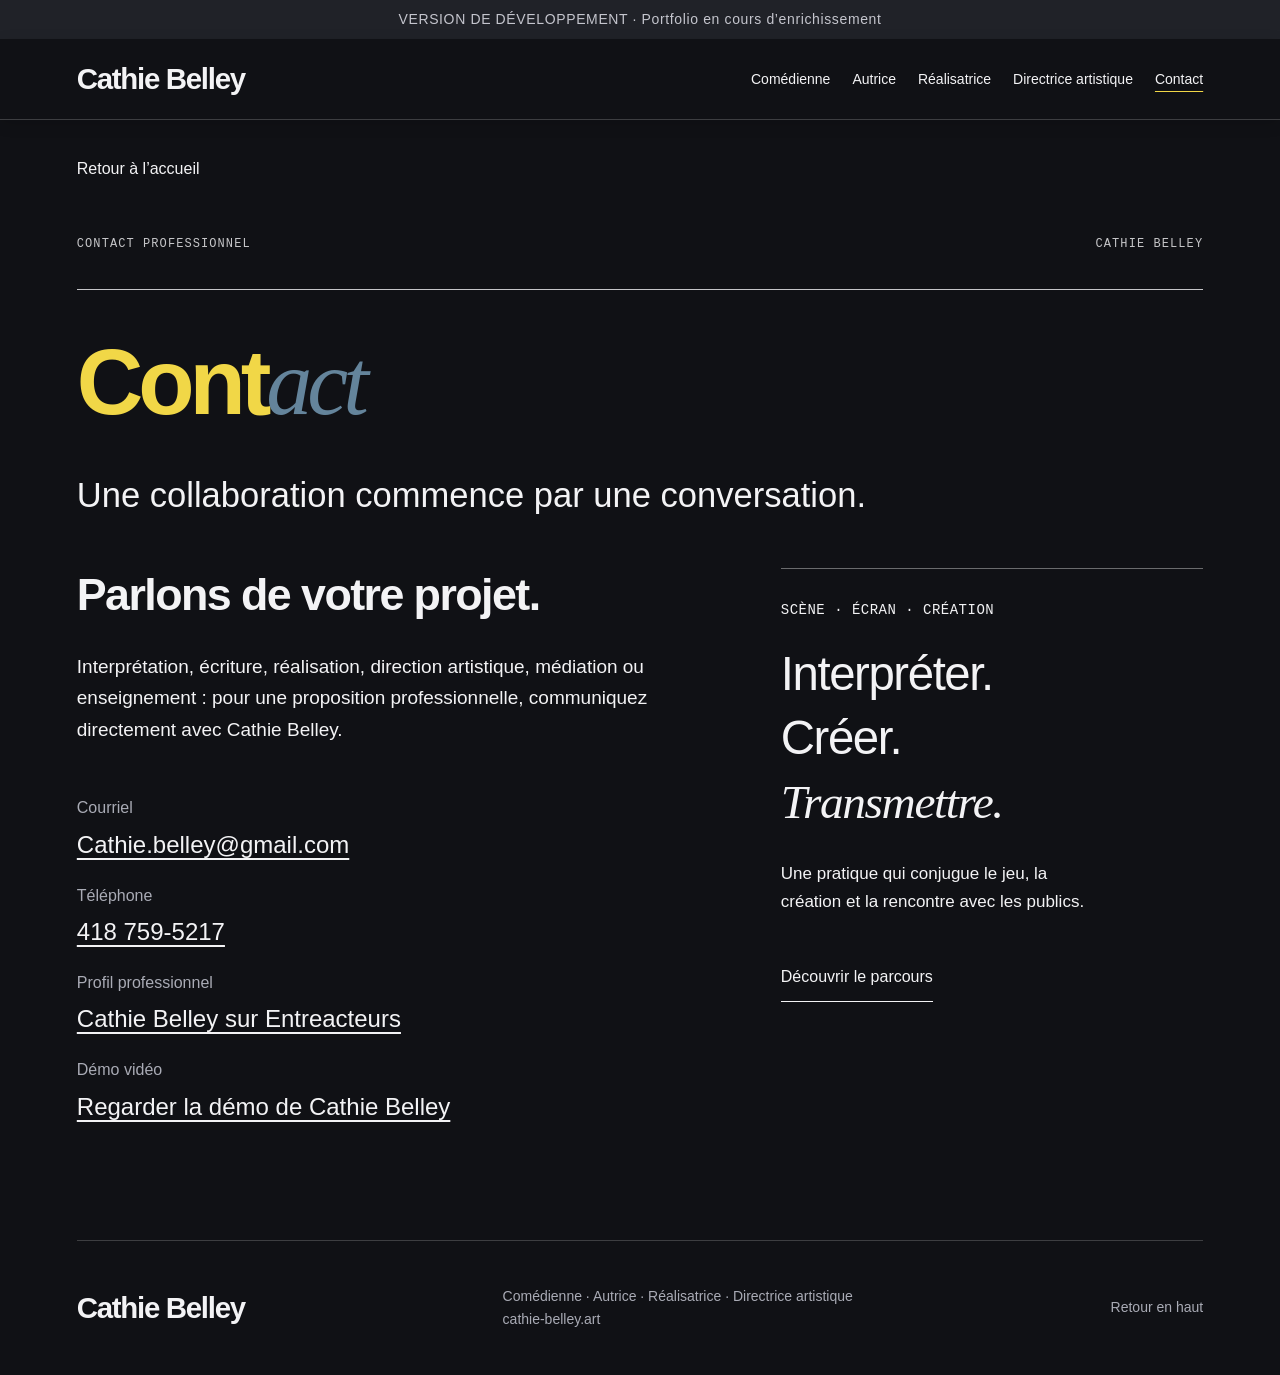
<file: contact.html>
<!doctype html>
<html lang="fr"><head><meta charset="utf-8"><meta name="viewport" content="width=device-width, initial-scale=1"><title>Contact — Cathie Belley</title><meta name="description" content="Contacter Cathie Belley pour un rôle, une collaboration artistique, un projet de médiation ou de transmission. Coordonnées, profil et démo vidéo."><meta name="robots" content="noindex, nofollow"><link rel="stylesheet" href="style.css"><link rel="icon" type="image/svg+xml" href="data:image/svg+xml,%3Csvg xmlns='http://www.w3.org/2000/svg' viewBox='0 0 32 32'%3E%3Crect width='32' height='32' fill='%23465D78'/%3E%3Ctext x='5' y='25' fill='%23f1d747' font-size='27' font-family='Georgia'%3EC%3C/text%3E%3C/svg%3E"></head><body><a class="skip" href="#contenu">Aller au contenu</a><div class="demo">VERSION DE DÉVELOPPEMENT · Portfolio en cours d’enrichissement</div><header><div class="header-inner page-width"><a class="brand" href="index.html" aria-label="Cathie Belley, accueil">Cathie Belley</a><button class="menu-toggle" type="button" aria-expanded="false" aria-controls="section-menu" aria-label="Ouvrir le menu" hidden><span class="hamburger" aria-hidden="true"><span></span><span></span><span></span></span><span class="menu-label">Menu</span></button><nav id="section-menu" aria-label="Navigation principale"><a href="comedienne.html">Comédienne</a><a href="autrice.html">Autrice</a><a href="realisatrice.html">Réalisatrice</a><a href="directrice-artistique.html">Directrice artistique</a><a href="contact.html" aria-current="page">Contact</a></nav></div></header><main id="contenu" class="detail-page contact"><div class="page-width"><a href="index.html#contact" class="back-link">Retour à l’accueil</a><div class="chapter-top"><span>CONTACT PROFESSIONNEL</span><span>CATHIE BELLEY</span></div><h1 class="detail-title"><span class="title-plate"><span class="title-yellow">Cont</span><span class="title-blue">act</span></span></h1><p class="detail-intro">Une collaboration commence par une conversation.</p><div class="contact-editorial"><div><h2 class="cv-heading">Parlons de votre projet.</h2><p>Interprétation, écriture, réalisation, direction artistique, médiation ou enseignement : pour une proposition professionnelle, communiquez directement avec Cathie Belley.</p><dl class="contact-list"><dt>Courriel</dt><dd><a href="mailto:Cathie.belley@gmail.com">Cathie.belley@gmail.com</a></dd><dt>Téléphone</dt><dd><a href="tel:+14187595217">418 759-5217</a></dd><dt>Profil professionnel</dt><dd><a href="https://www.entreacteurs.com/artistes/cathie-belley/" target="_blank" rel="noopener noreferrer">Cathie Belley sur Entreacteurs</a></dd><dt>Démo vidéo</dt><dd><a href="https://youtu.be/OfLN9i-zAX4" target="_blank" rel="noopener noreferrer">Regarder la démo de Cathie Belley</a></dd></dl></div><aside class="contact-aside"><p class="eyebrow">SCÈNE · ÉCRAN · CRÉATION</p><p class="lead">Interpréter.<br>Créer.<br><em>Transmettre.</em></p><p>Une pratique qui conjugue le jeu, la création et la rencontre avec les publics.</p><a href="index.html#parcours" class="project-link">Découvrir le parcours</a></aside></div></div></main><footer class="page-width"><a class="brand" href="index.html">Cathie Belley</a><p>Comédienne · Autrice · Réalisatrice · Directrice artistique<br><a href="https://cathie-belley.art/">cathie-belley.art</a></p><a href="#contenu">Retour en haut</a></footer><script src="navigation.js"></script></body></html>
</file>
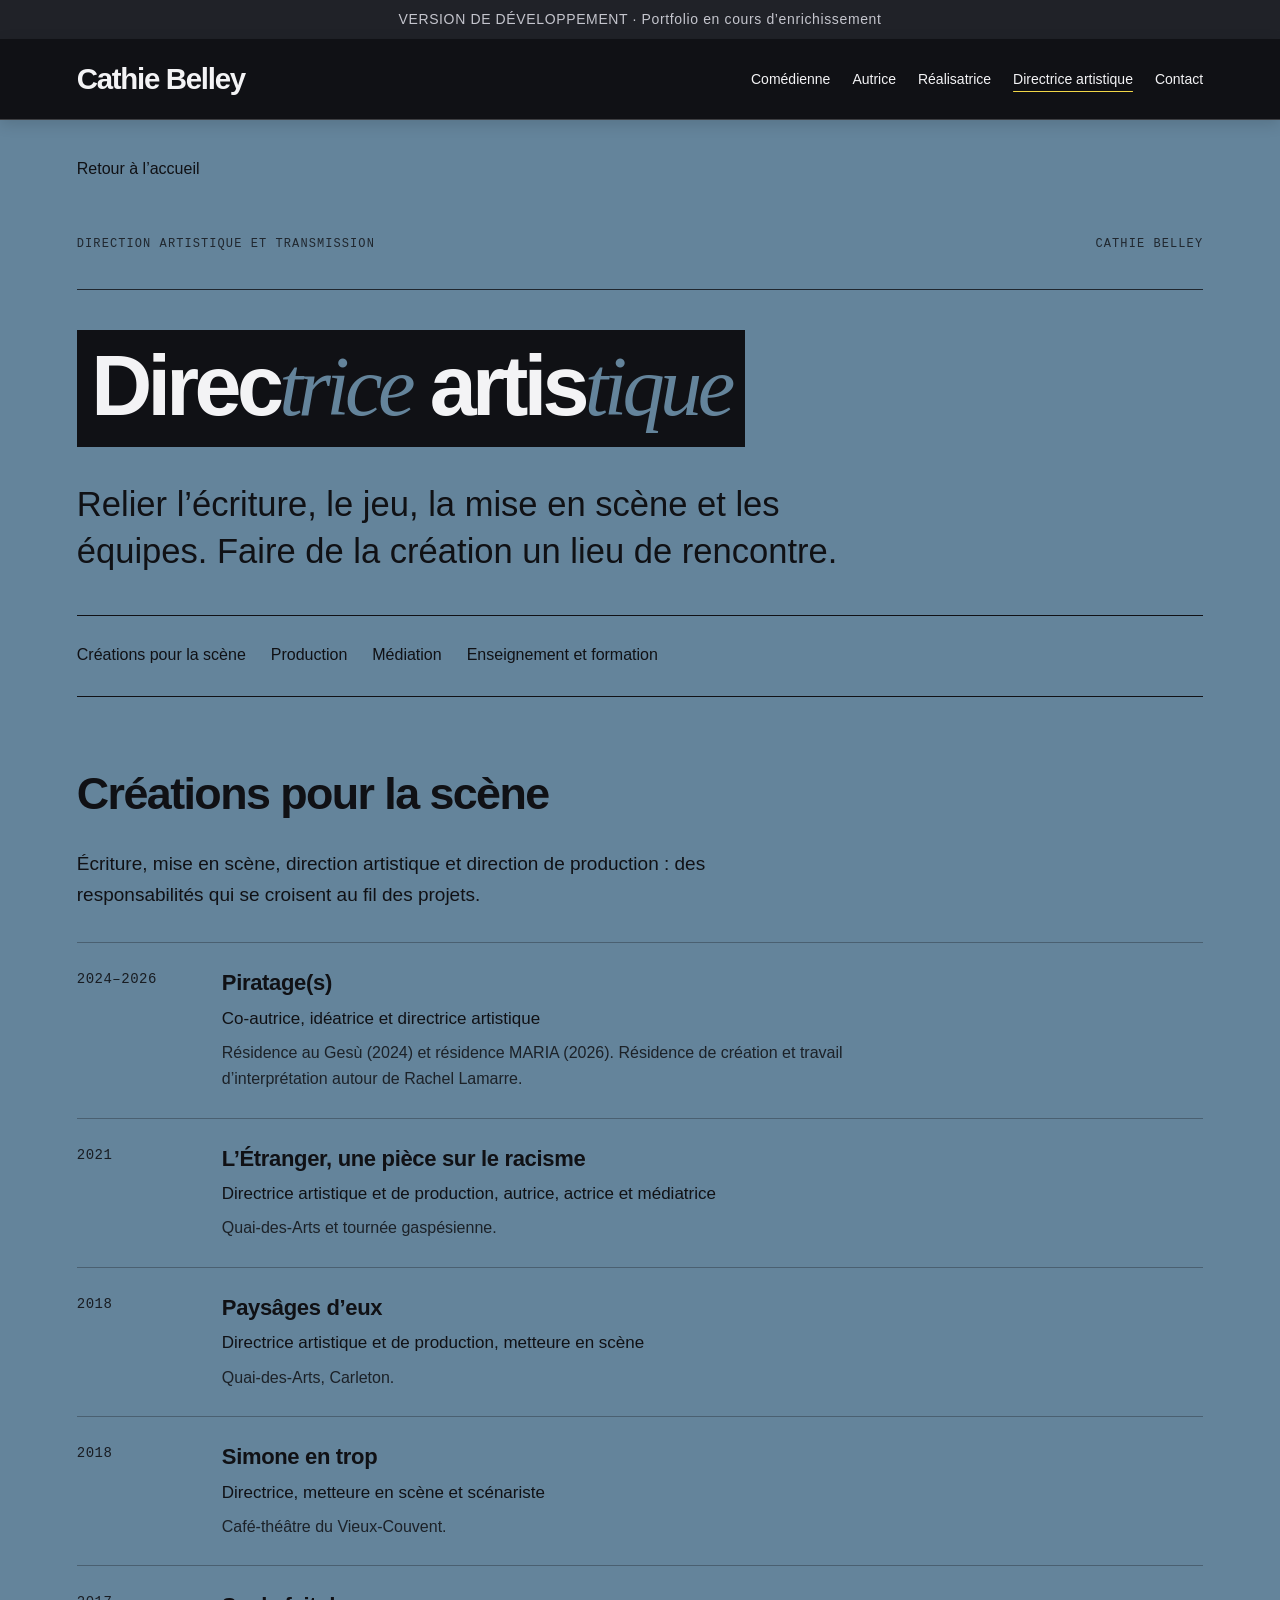
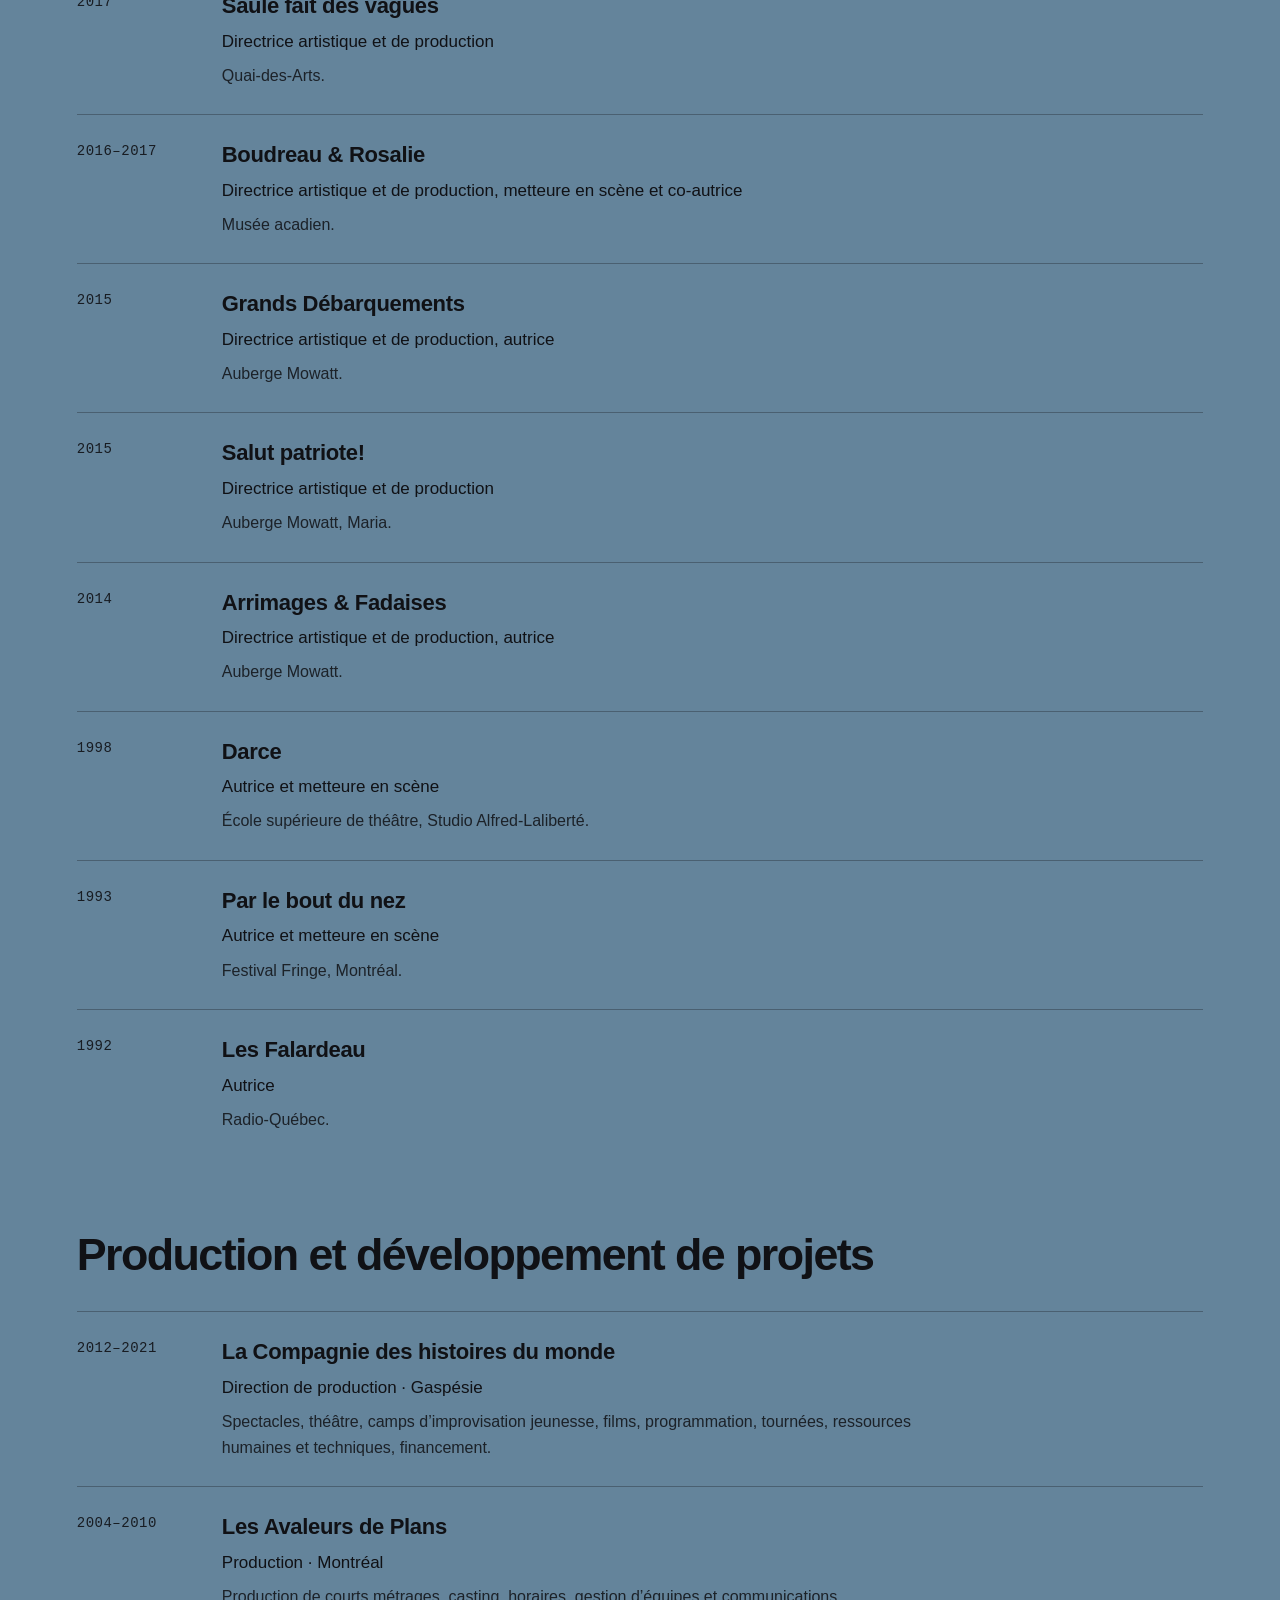
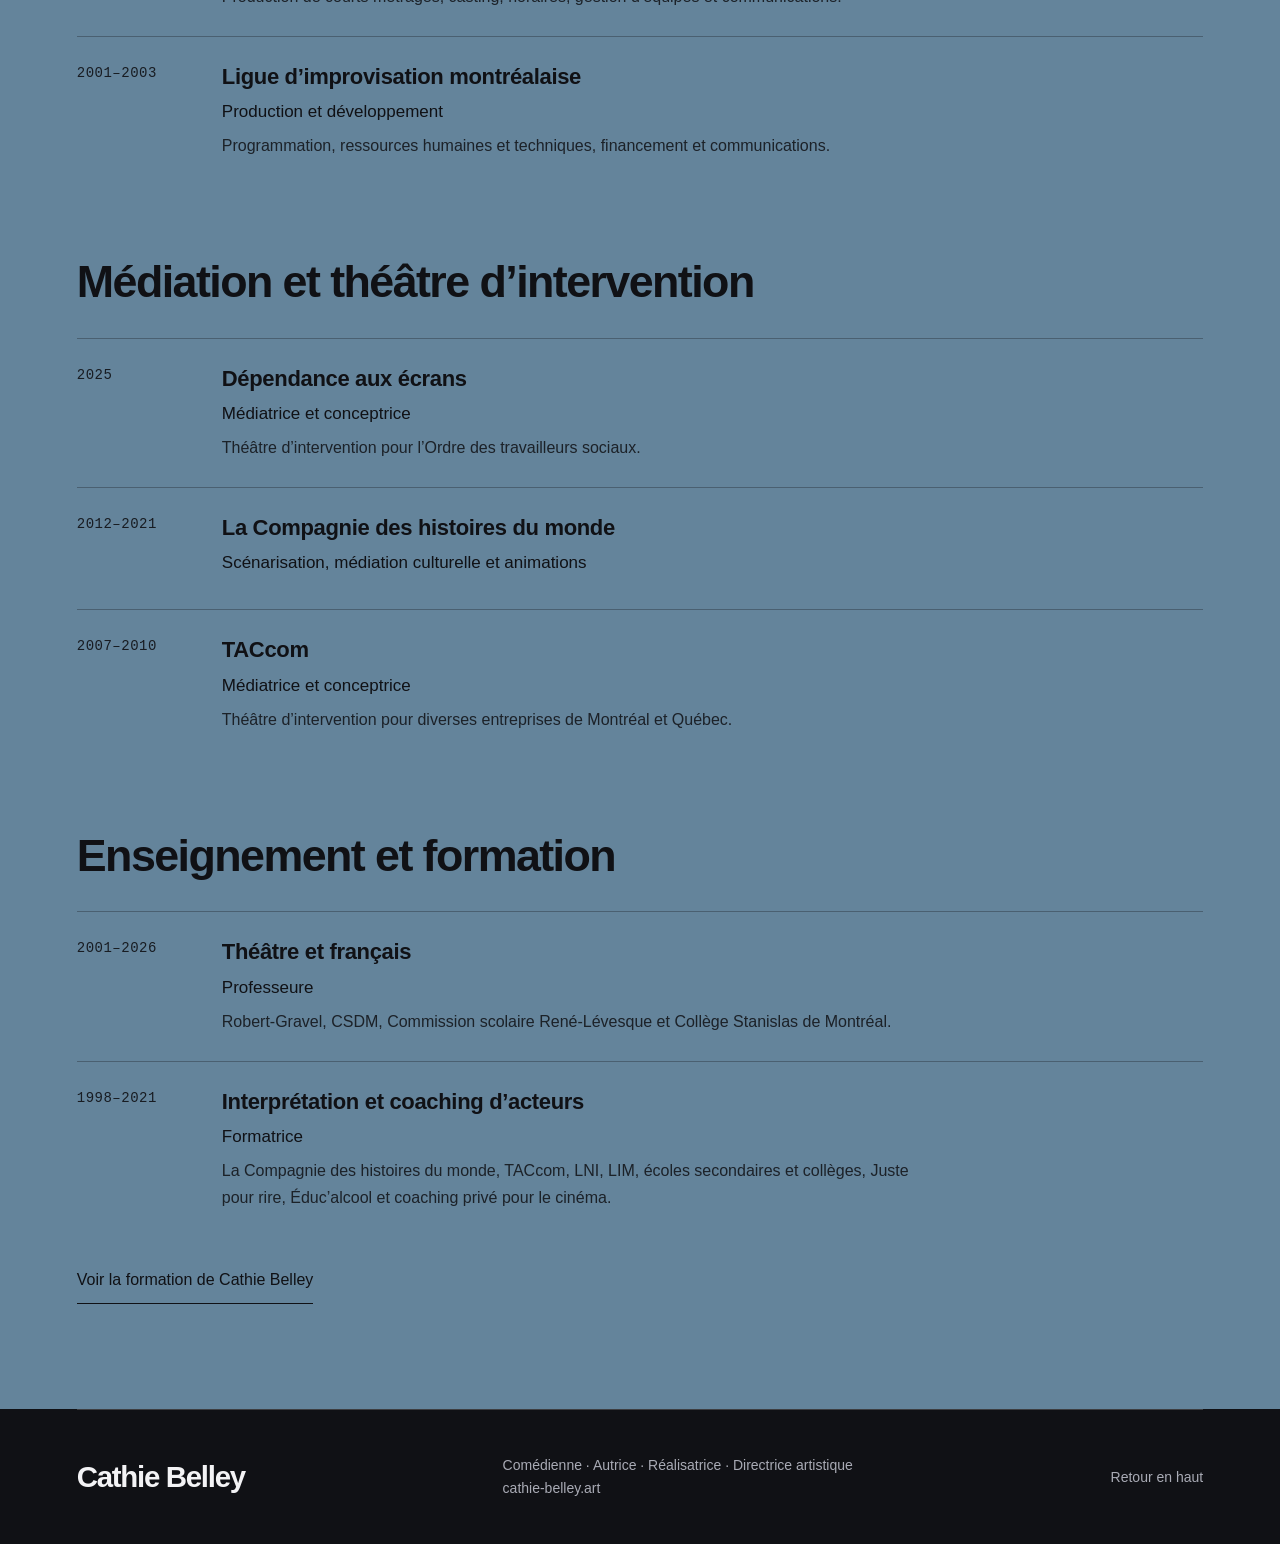
<file: directrice-artistique.html>
<!doctype html>
<html lang="fr"><head><meta charset="utf-8"><meta name="viewport" content="width=device-width, initial-scale=1"><title>Directrice artistique — Cathie Belley</title><meta name="description" content="Direction artistique, mise en scène, production, médiation et enseignement de Cathie Belley. Créations, compagnies et projets de transmission."><meta name="robots" content="noindex, nofollow"><link rel="stylesheet" href="style.css"><link rel="icon" type="image/svg+xml" href="data:image/svg+xml,%3Csvg xmlns='http://www.w3.org/2000/svg' viewBox='0 0 32 32'%3E%3Crect width='32' height='32' fill='%23465D78'/%3E%3Ctext x='5' y='25' fill='%23f1d747' font-size='27' font-family='Georgia'%3EC%3C/text%3E%3C/svg%3E"></head><body><a class="skip" href="#contenu">Aller au contenu</a><div class="demo">VERSION DE DÉVELOPPEMENT · Portfolio en cours d’enrichissement</div><header><div class="header-inner page-width"><a class="brand" href="index.html" aria-label="Cathie Belley, accueil">Cathie Belley</a><button class="menu-toggle" type="button" aria-expanded="false" aria-controls="section-menu" aria-label="Ouvrir le menu" hidden><span class="hamburger" aria-hidden="true"><span></span><span></span><span></span></span><span class="menu-label">Menu</span></button><nav id="section-menu" aria-label="Navigation principale"><a href="comedienne.html">Comédienne</a><a href="autrice.html">Autrice</a><a href="realisatrice.html">Réalisatrice</a><a href="directrice-artistique.html" aria-current="page">Directrice artistique</a><a href="contact.html">Contact</a></nav></div></header><main id="contenu" class="detail-page art-direction"><div class="page-width"><a href="index.html#directrice-artistique" class="back-link">Retour à l’accueil</a><div class="chapter-top"><span>DIRECTION ARTISTIQUE ET TRANSMISSION</span><span>CATHIE BELLEY</span></div><h1 class="detail-title"><span class="title-plate">Direc<span class="title-blue">trice</span> <span class="title-white">artis</span><span class="title-blue">tique</span></span></h1><p class="detail-intro">Relier l’écriture, le jeu, la mise en scène et les équipes. Faire de la création un lieu de rencontre.</p><nav class="page-toc" aria-label="Sur cette page"><a href="#creations">Créations pour la scène</a><a href="#production">Production</a><a href="#mediation">Médiation</a><a href="#transmission">Enseignement et formation</a></nav><section class="cv-section" id="creations" aria-labelledby="creations-titre"><h2 class="cv-heading" id="creations-titre">Créations pour la scène</h2><p class="cv-section-intro">Écriture, mise en scène, direction artistique et direction de production : des responsabilités qui se croisent au fil des projets.</p><div class="cv-list"><article class="cv-row"><p class="cv-year">2024–2026</p><div><h3>Piratage(s)</h3><p class="cv-role">Co-autrice, idéatrice et directrice artistique</p><p class="cv-meta">Résidence au Gesù (2024) et résidence MARIA (2026). Résidence de création et travail d’interprétation autour de Rachel Lamarre.</p></div></article><article class="cv-row"><p class="cv-year">2021</p><div><h3>L’Étranger, une pièce sur le racisme</h3><p class="cv-role">Directrice artistique et de production, autrice, actrice et médiatrice</p><p class="cv-meta">Quai-des-Arts et tournée gaspésienne.</p></div></article><article class="cv-row"><p class="cv-year">2018</p><div><h3>Paysâges d’eux</h3><p class="cv-role">Directrice artistique et de production, metteure en scène</p><p class="cv-meta">Quai-des-Arts, Carleton.</p></div></article><article class="cv-row"><p class="cv-year">2018</p><div><h3>Simone en trop</h3><p class="cv-role">Directrice, metteure en scène et scénariste</p><p class="cv-meta">Café-théâtre du Vieux-Couvent.</p></div></article><article class="cv-row"><p class="cv-year">2017</p><div><h3>Saule fait des vagues</h3><p class="cv-role">Directrice artistique et de production</p><p class="cv-meta">Quai-des-Arts.</p></div></article><article class="cv-row"><p class="cv-year">2016–2017</p><div><h3>Boudreau &amp; Rosalie</h3><p class="cv-role">Directrice artistique et de production, metteure en scène et co-autrice</p><p class="cv-meta">Musée acadien.</p></div></article><article class="cv-row"><p class="cv-year">2015</p><div><h3>Grands Débarquements</h3><p class="cv-role">Directrice artistique et de production, autrice</p><p class="cv-meta">Auberge Mowatt.</p></div></article><article class="cv-row"><p class="cv-year">2015</p><div><h3>Salut patriote!</h3><p class="cv-role">Directrice artistique et de production</p><p class="cv-meta">Auberge Mowatt, Maria.</p></div></article><article class="cv-row"><p class="cv-year">2014</p><div><h3>Arrimages &amp; Fadaises</h3><p class="cv-role">Directrice artistique et de production, autrice</p><p class="cv-meta">Auberge Mowatt.</p></div></article><article class="cv-row"><p class="cv-year">1998</p><div><h3>Darce</h3><p class="cv-role">Autrice et metteure en scène</p><p class="cv-meta">École supérieure de théâtre, Studio Alfred-Laliberté.</p></div></article><article class="cv-row"><p class="cv-year">1993</p><div><h3>Par le bout du nez</h3><p class="cv-role">Autrice et metteure en scène</p><p class="cv-meta">Festival Fringe, Montréal.</p></div></article><article class="cv-row"><p class="cv-year">1992</p><div><h3>Les Falardeau</h3><p class="cv-role">Autrice</p><p class="cv-meta">Radio-Québec.</p></div></article></div></section><section class="cv-section" id="production" aria-labelledby="production-titre"><h2 class="cv-heading" id="production-titre">Production et développement de projets</h2><div class="cv-list"><article class="cv-row"><p class="cv-year">2012–2021</p><div><h3>La Compagnie des histoires du monde</h3><p class="cv-role">Direction de production · Gaspésie</p><p class="cv-meta">Spectacles, théâtre, camps d’improvisation jeunesse, films, programmation, tournées, ressources humaines et techniques, financement.</p></div></article><article class="cv-row"><p class="cv-year">2004–2010</p><div><h3>Les Avaleurs de Plans</h3><p class="cv-role">Production · Montréal</p><p class="cv-meta">Production de courts métrages, casting, horaires, gestion d’équipes et communications.</p></div></article><article class="cv-row"><p class="cv-year">2001–2003</p><div><h3>Ligue d’improvisation montréalaise</h3><p class="cv-role">Production et développement</p><p class="cv-meta">Programmation, ressources humaines et techniques, financement et communications.</p></div></article></div></section><section class="cv-section" id="mediation" aria-labelledby="mediation-titre"><h2 class="cv-heading" id="mediation-titre">Médiation et théâtre d’intervention</h2><div class="cv-list"><article class="cv-row"><p class="cv-year">2025</p><div><h3>Dépendance aux écrans</h3><p class="cv-role">Médiatrice et conceptrice</p><p class="cv-meta">Théâtre d’intervention pour l’Ordre des travailleurs sociaux.</p></div></article><article class="cv-row"><p class="cv-year">2012–2021</p><div><h3>La Compagnie des histoires du monde</h3><p class="cv-role">Scénarisation, médiation culturelle et animations</p></div></article><article class="cv-row"><p class="cv-year">2007–2010</p><div><h3>TACcom</h3><p class="cv-role">Médiatrice et conceptrice</p><p class="cv-meta">Théâtre d’intervention pour diverses entreprises de Montréal et Québec.</p></div></article></div></section><section class="cv-section" id="transmission" aria-labelledby="transmission-titre"><h2 class="cv-heading" id="transmission-titre">Enseignement et formation</h2><div class="cv-list"><article class="cv-row"><p class="cv-year">2001–2026</p><div><h3>Théâtre et français</h3><p class="cv-role">Professeure</p><p class="cv-meta">Robert-Gravel, CSDM, Commission scolaire René-Lévesque et Collège Stanislas de Montréal.</p></div></article><article class="cv-row"><p class="cv-year">1998–2021</p><div><h3>Interprétation et coaching d’acteurs</h3><p class="cv-role">Formatrice</p><p class="cv-meta">La Compagnie des histoires du monde, TACcom, LNI, LIM, écoles secondaires et collèges, Juste pour rire, Éduc’alcool et coaching privé pour le cinéma.</p></div></article></div><a href="index.html#formation" class="project-link">Voir la formation de Cathie Belley</a></section></div></main><footer class="page-width"><a class="brand" href="index.html">Cathie Belley</a><p>Comédienne · Autrice · Réalisatrice · Directrice artistique<br><a href="https://cathie-belley.art/">cathie-belley.art</a></p><a href="#contenu">Retour en haut</a></footer><script src="navigation.js"></script></body></html>
</file>
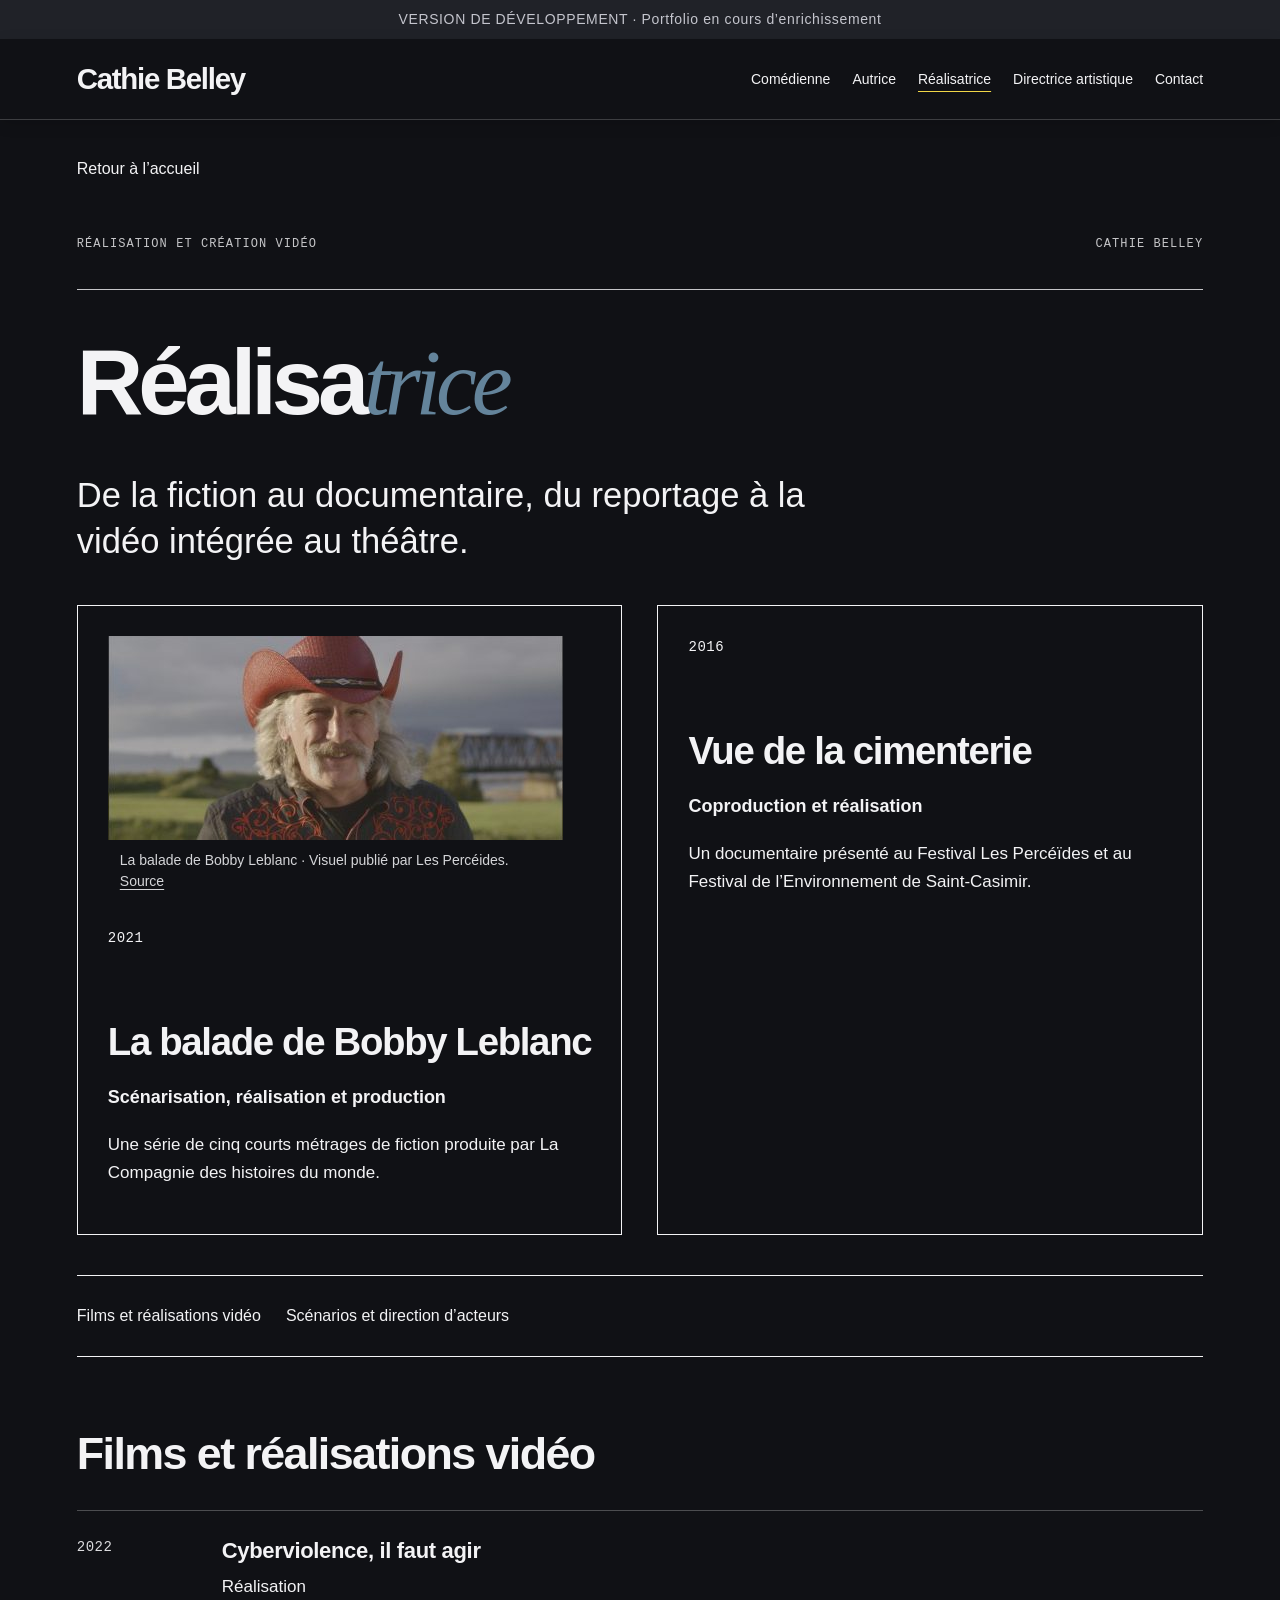
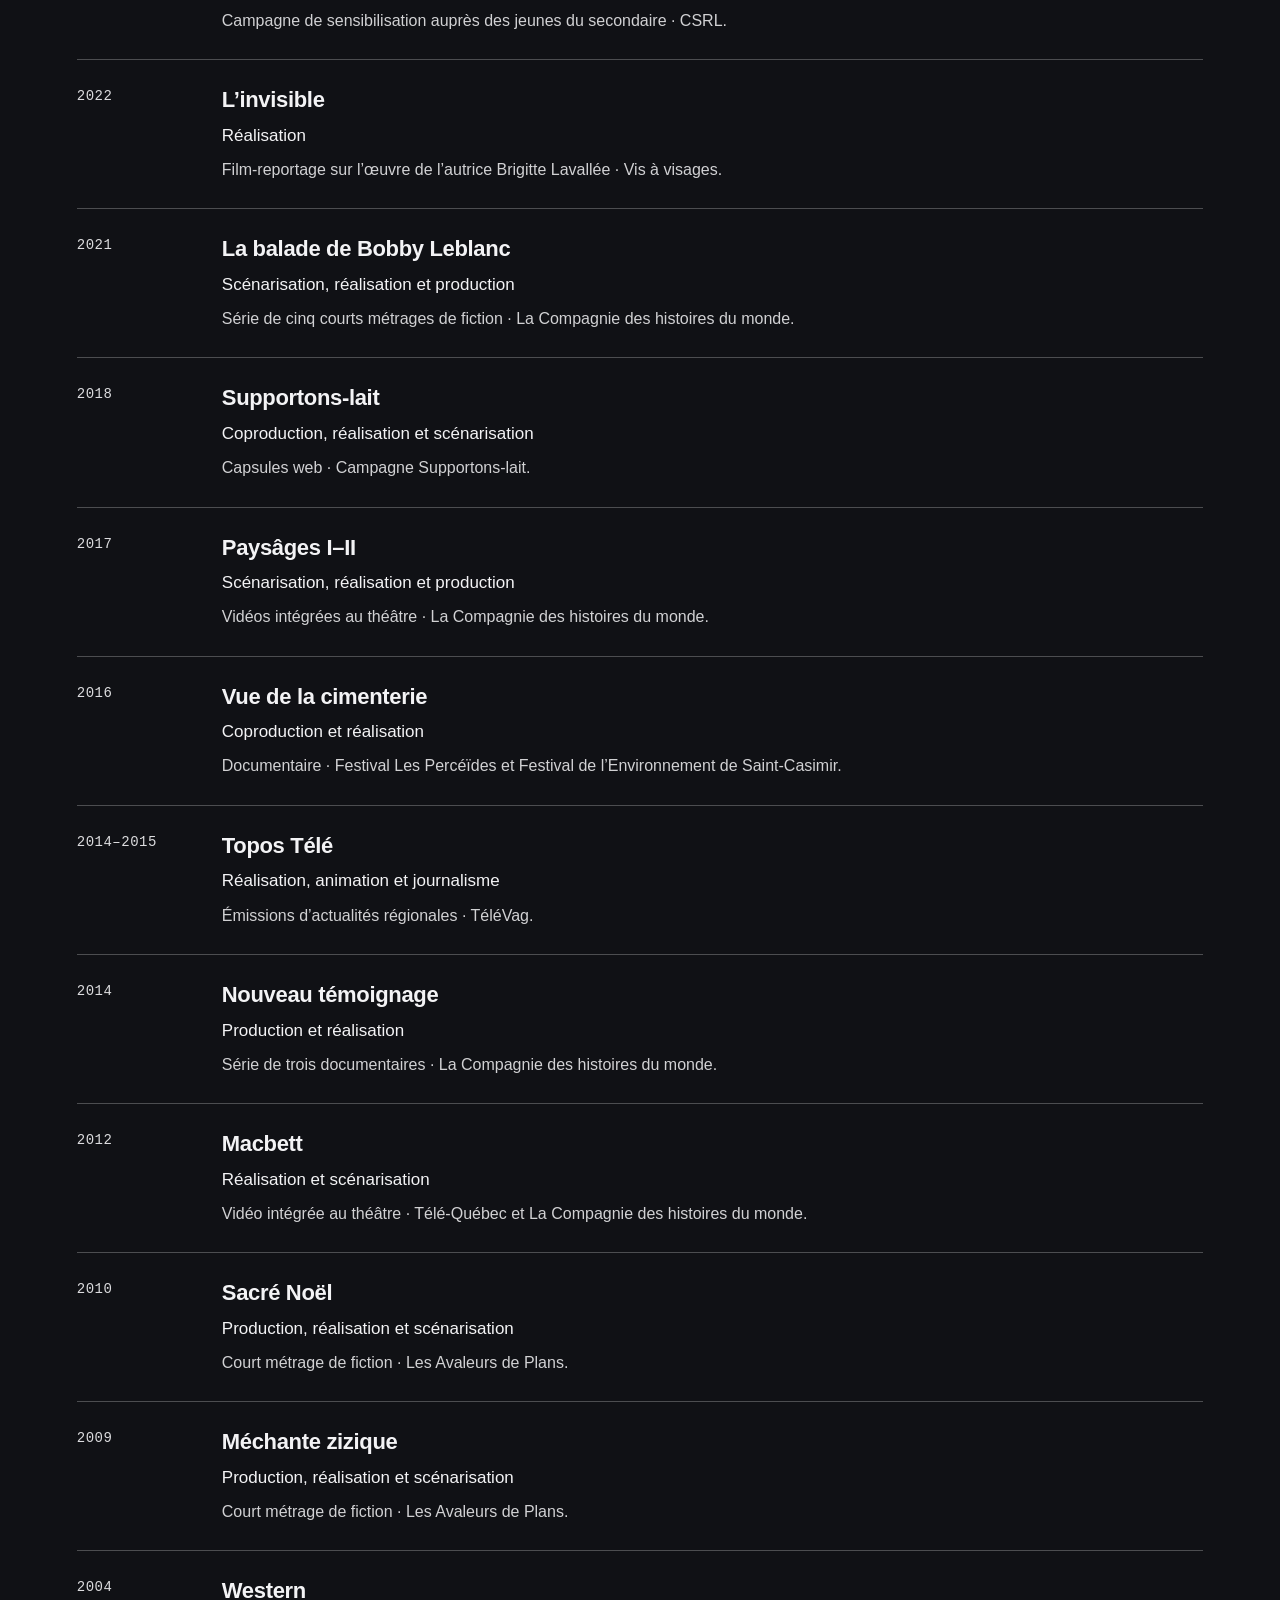
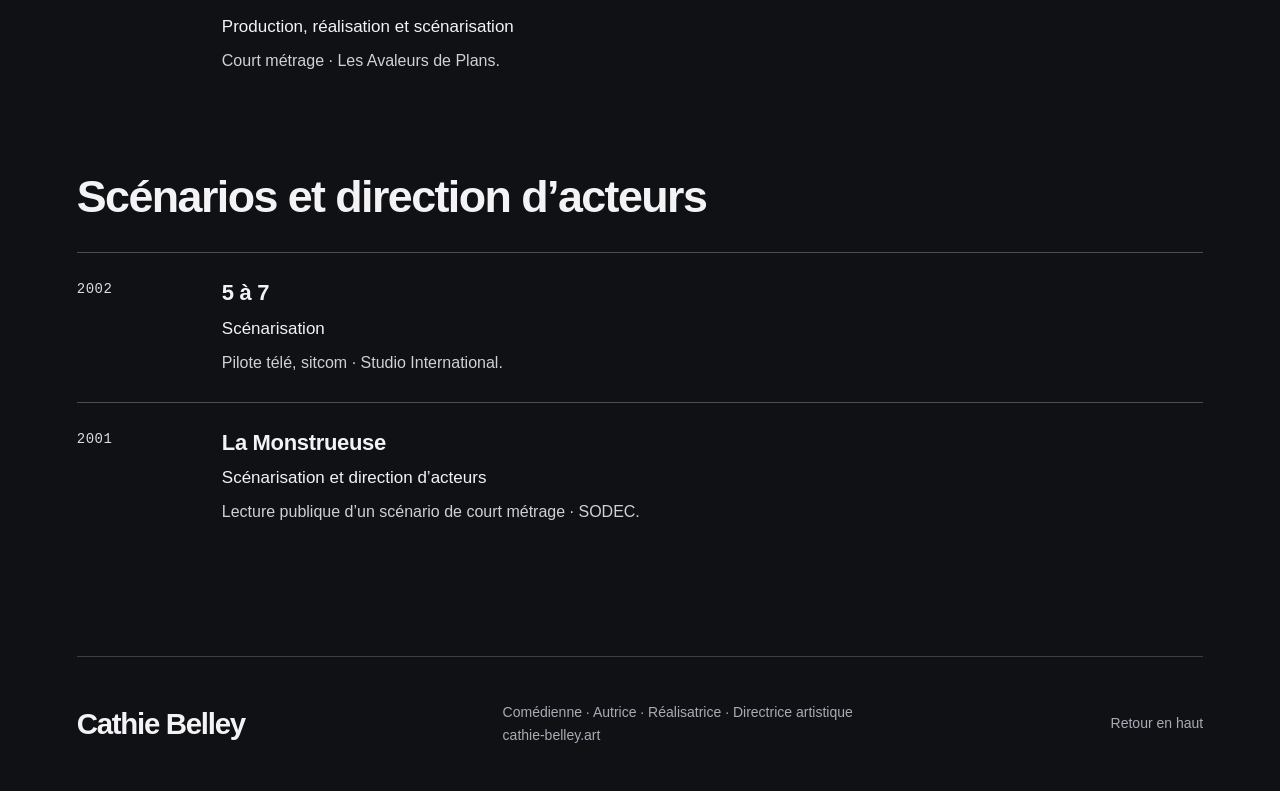
<file: realisatrice.html>
<!doctype html>
<html lang="fr"><head><meta charset="utf-8"><meta name="viewport" content="width=device-width, initial-scale=1"><title>Réalisatrice — Cathie Belley</title><meta name="description" content="Films, documentaires et vidéos réalisés par Cathie Belley, de Western à La balade de Bobby Leblanc et aux campagnes de sensibilisation de 2022."><meta name="robots" content="noindex, nofollow"><link rel="stylesheet" href="style.css"><link rel="icon" type="image/svg+xml" href="data:image/svg+xml,%3Csvg xmlns='http://www.w3.org/2000/svg' viewBox='0 0 32 32'%3E%3Crect width='32' height='32' fill='%23465D78'/%3E%3Ctext x='5' y='25' fill='%23f1d747' font-size='27' font-family='Georgia'%3EC%3C/text%3E%3C/svg%3E"></head><body><a class="skip" href="#contenu">Aller au contenu</a><div class="demo">VERSION DE DÉVELOPPEMENT · Portfolio en cours d’enrichissement</div><header><div class="header-inner page-width"><a class="brand" href="index.html" aria-label="Cathie Belley, accueil">Cathie Belley</a><button class="menu-toggle" type="button" aria-expanded="false" aria-controls="section-menu" aria-label="Ouvrir le menu" hidden><span class="hamburger" aria-hidden="true"><span></span><span></span><span></span></span><span class="menu-label">Menu</span></button><nav id="section-menu" aria-label="Navigation principale"><a href="comedienne.html">Comédienne</a><a href="autrice.html">Autrice</a><a href="realisatrice.html" aria-current="page">Réalisatrice</a><a href="directrice-artistique.html">Directrice artistique</a><a href="contact.html">Contact</a></nav></div></header><main id="contenu" class="detail-page director"><div class="page-width"><a href="index.html#realisatrice" class="back-link">Retour à l’accueil</a><div class="chapter-top"><span>RÉALISATION ET CRÉATION VIDÉO</span><span>CATHIE BELLEY</span></div><h1 class="detail-title"><span class="title-plate">Réalisa<span class="title-blue">trice</span></span></h1><p class="detail-intro">De la fiction au documentaire, du reportage à la vidéo intégrée au théâtre.</p><div class="cv-features"><article class="cv-feature"><figure class="project-photo"><img src="images/bobby-leblanc.jpg" alt="Personnage au chapeau de cowboy dans La balade de Bobby Leblanc." width="455" height="204" loading="lazy"><figcaption>La balade de Bobby Leblanc · Visuel publié par Les Percéides. <a href="https://perceides.ca/2020/index.html" target="_blank" rel="noopener noreferrer">Source</a></figcaption></figure><p class="eyebrow">2021</p><h2>La balade de Bobby Leblanc</h2><p class="feature-role">Scénarisation, réalisation et production</p><p>Une série de cinq courts métrages de fiction produite par La Compagnie des histoires du monde.</p></article><article class="cv-feature"><p class="eyebrow">2016</p><h2>Vue de la cimenterie</h2><p class="feature-role">Coproduction et réalisation</p><p>Un documentaire présenté au Festival Les Percéïdes et au Festival de l’Environnement de Saint-Casimir.</p></article></div><nav class="page-toc" aria-label="Sur cette page"><a href="#realisations">Films et réalisations vidéo</a><a href="#autres-scenarios">Scénarios et direction d’acteurs</a></nav><section class="cv-section" id="realisations" aria-labelledby="realisations-titre"><h2 class="cv-heading" id="realisations-titre">Films et réalisations vidéo</h2><div class="cv-list"><article class="cv-row"><p class="cv-year">2022</p><div><h3>Cyberviolence, il faut agir</h3><p class="cv-role">Réalisation</p><p class="cv-meta">Campagne de sensibilisation auprès des jeunes du secondaire · CSRL.</p></div></article><article class="cv-row"><p class="cv-year">2022</p><div><h3>L’invisible</h3><p class="cv-role">Réalisation</p><p class="cv-meta">Film-reportage sur l’œuvre de l’autrice Brigitte Lavallée · Vis à visages.</p></div></article><article class="cv-row"><p class="cv-year">2021</p><div><h3>La balade de Bobby Leblanc</h3><p class="cv-role">Scénarisation, réalisation et production</p><p class="cv-meta">Série de cinq courts métrages de fiction · La Compagnie des histoires du monde.</p></div></article><article class="cv-row"><p class="cv-year">2018</p><div><h3>Supportons-lait</h3><p class="cv-role">Coproduction, réalisation et scénarisation</p><p class="cv-meta">Capsules web · Campagne Supportons-lait.</p></div></article><article class="cv-row"><p class="cv-year">2017</p><div><h3>Paysâges I–II</h3><p class="cv-role">Scénarisation, réalisation et production</p><p class="cv-meta">Vidéos intégrées au théâtre · La Compagnie des histoires du monde.</p></div></article><article class="cv-row"><p class="cv-year">2016</p><div><h3>Vue de la cimenterie</h3><p class="cv-role">Coproduction et réalisation</p><p class="cv-meta">Documentaire · Festival Les Percéïdes et Festival de l’Environnement de Saint-Casimir.</p></div></article><article class="cv-row"><p class="cv-year">2014–2015</p><div><h3>Topos Télé</h3><p class="cv-role">Réalisation, animation et journalisme</p><p class="cv-meta">Émissions d’actualités régionales · TéléVag.</p></div></article><article class="cv-row"><p class="cv-year">2014</p><div><h3>Nouveau témoignage</h3><p class="cv-role">Production et réalisation</p><p class="cv-meta">Série de trois documentaires · La Compagnie des histoires du monde.</p></div></article><article class="cv-row"><p class="cv-year">2012</p><div><h3>Macbett</h3><p class="cv-role">Réalisation et scénarisation</p><p class="cv-meta">Vidéo intégrée au théâtre · Télé-Québec et La Compagnie des histoires du monde.</p></div></article><article class="cv-row"><p class="cv-year">2010</p><div><h3>Sacré Noël</h3><p class="cv-role">Production, réalisation et scénarisation</p><p class="cv-meta">Court métrage de fiction · Les Avaleurs de Plans.</p></div></article><article class="cv-row"><p class="cv-year">2009</p><div><h3>Méchante zizique</h3><p class="cv-role">Production, réalisation et scénarisation</p><p class="cv-meta">Court métrage de fiction · Les Avaleurs de Plans.</p></div></article><article class="cv-row"><p class="cv-year">2004</p><div><h3>Western</h3><p class="cv-role">Production, réalisation et scénarisation</p><p class="cv-meta">Court métrage · Les Avaleurs de Plans.</p></div></article></div></section><section class="cv-section" id="autres-scenarios" aria-labelledby="autres-scenarios-titre"><h2 class="cv-heading" id="autres-scenarios-titre">Scénarios et direction d’acteurs</h2><div class="cv-list"><article class="cv-row"><p class="cv-year">2002</p><div><h3>5 à 7</h3><p class="cv-role">Scénarisation</p><p class="cv-meta">Pilote télé, sitcom · Studio International.</p></div></article><article class="cv-row"><p class="cv-year">2001</p><div><h3>La Monstrueuse</h3><p class="cv-role">Scénarisation et direction d’acteurs</p><p class="cv-meta">Lecture publique d’un scénario de court métrage · SODEC.</p></div></article></div></section></div></main><footer class="page-width"><a class="brand" href="index.html">Cathie Belley</a><p>Comédienne · Autrice · Réalisatrice · Directrice artistique<br><a href="https://cathie-belley.art/">cathie-belley.art</a></p><a href="#contenu">Retour en haut</a></footer><script src="navigation.js"></script></body></html>
</file>
<file: style.css>
:root{--blue:#233ddb;--black:#101115;--gray:#d4d5d8;--muted:#a9abb5;--yellow:#f1d747;--white:#f3f3f5;color-scheme:dark}*{box-sizing:border-box}html{scroll-behavior:smooth;scroll-padding-top:20px}body{margin:0;background:var(--black);color:var(--white);font:17px/1.65 Arial,Helvetica,sans-serif}a{color:inherit;text-decoration:none}a:focus-visible{outline:3px solid var(--yellow);outline-offset:7px}.skip{position:fixed;top:-100px;left:20px;z-index:100;background:var(--yellow);color:var(--black);padding:10px}.skip:focus{top:10px}.page-width{width:min(1350px,88%);margin:auto}.demo{text-align:center;background:#202228;color:#c4c5cd;font-size:12px;padding:8px 5%;letter-spacing:.045em}header{display:flex;justify-content:space-between;align-items:center;gap:30px;padding:27px 0;border-bottom:1px solid #ffffff30}.brand{font-size:34px;font-weight:800;letter-spacing:-2px;line-height:1}.brand span{color:var(--yellow)}nav{display:flex;gap:26px;font-size:14px;flex-wrap:wrap}nav a:hover{color:var(--yellow)}.hero{position:relative;padding:44px 0 76px}.hero-top,.chapter-top{display:flex;justify-content:space-between;gap:25px;font:12px/1.5 'Courier New',monospace;letter-spacing:.09em}.hero-top{color:var(--muted)}h1{font-size:clamp(100px,23vw,345px);font-weight:800;line-height:1;letter-spacing:-.08em;margin:34px 0 40px;color:var(--gray)}.fullstop{color:var(--blue)}.hero-bottom{display:grid;grid-template-columns:1.4fr .7fr 1fr;align-items:center;gap:40px}.hero-bottom>p:first-child{font-size:clamp(24px,3vw,43px);line-height:1.15;letter-spacing:-.03em;margin:0}em,.serif{font-family:Georgia,serif;font-weight:400}.hero-bottom em{color:var(--gray)}.hero-aside{justify-self:end;font-size:14px;color:var(--muted)}.round-link{border:1px solid #c7c8d0;border-radius:50%;width:125px;height:125px;display:flex;justify-content:center;align-items:center;gap:12px;font-size:14px;line-height:1.25;transform:rotate(-9deg);transition:background .2s,color .2s}.round-link:hover{background:var(--yellow);color:var(--black);border-color:var(--yellow)}.round-link>span:last-child{font-size:32px}.annotation{display:block;text-align:right;margin-top:28px;color:var(--yellow);font:italic 17px Georgia,serif}.index-band{background:var(--blue);color:white;display:flex;justify-content:space-evenly;align-items:center;gap:20px;padding:22px 4%;font-weight:700;font-size:clamp(16px,2.4vw,34px);letter-spacing:-.045em;border-bottom:1px solid #ffffff35}.index-band i{font-style:normal;color:var(--yellow);font-size:30px}.chapter{padding:55px 0 95px;scroll-margin-top:0}.chapter-top{padding-bottom:36px;border-bottom:1px solid currentColor;opacity:.8}.chapter-grid{display:grid;grid-template-columns:1.15fr 1fr;gap:10%;margin-top:65px}h2{font-size:clamp(55px,8.9vw,134px);font-weight:800;line-height:.95;letter-spacing:-.065em;margin:0}.break{display:block}.yellow{color:var(--yellow)}.stage{background:var(--blue)}.statement{font-size:clamp(26px,3vw,43px);line-height:1.2;letter-spacing:-.035em;margin:38px 0 0}.chapter-copy{max-width:490px;padding-top:8px}.chapter-copy>p:not(.lead){font-size:17px;opacity:.85}.lead{font-size:clamp(24px,2.6vw,36px);line-height:1.35;letter-spacing:-.03em;margin:0 0 26px}.credit{border-top:1px solid #ffffff55;margin-top:40px;padding-top:23px}.credit>span,.contact-info>span{font:12px/1.5 'Courier New',monospace;letter-spacing:.08em}h3{font-size:22px;font-weight:500;margin:14px 0 8px;line-height:1.25}.credit p{font-size:15px;opacity:.8;margin-bottom:0}.screen{background:var(--gray);color:var(--black)}.screen-heading{display:flex;justify-content:space-between;align-items:center;margin:55px 0 50px}.screen h2{font-size:clamp(70px,12vw,175px)}.screen h2 .yellow{color:var(--blue)}.side-script{font:italic clamp(26px,4vw,55px) Georgia,serif;color:var(--blue);transform:rotate(-8deg)}.screen-content{display:grid;grid-template-columns:1.15fr 1fr;gap:10%;align-items:center}.type-frame{background:var(--black);color:var(--gray);padding:30px 8%;aspect-ratio:1.18;display:flex;flex-direction:column;justify-content:space-between;transform:rotate(-3deg);border:10px solid #afb1b9;box-shadow:8px 9px 0 #1011151f}.frame-label,.frame-bottom{font:12px 'Courier New',monospace;letter-spacing:.05em}.type-frame p{font-size:clamp(35px,5vw,74px);line-height:1;letter-spacing:-.055em;margin:25px 0}.type-frame em{color:var(--yellow)}.screen .credit,.art-direction .credit{border-color:#10111555}.director h2{margin-top:70px;font-size:clamp(53px,10vw,148px)}.director .serif{font-style:italic;color:#8796fa}.director-bottom{display:grid;grid-template-columns:1.15fr 1fr;gap:10%;margin-top:65px}.director .statement{margin:0}.art-direction{background:#b8bbc4;color:var(--black)}.art-direction h2{font-size:clamp(42px,6.5vw,94px)}.art-direction h2 em{color:var(--blue)}.art-words{margin-top:55px;display:flex;flex-direction:column;align-items:start;gap:8px;font-size:20px}.art-words span{padding:3px 12px;border:1px solid var(--black)}.art-words span:nth-child(2){margin-left:38px;transform:rotate(-5deg);background:var(--blue);color:white;border-color:var(--blue)}.art-words span:last-child{margin-left:16px;background:var(--black);color:var(--yellow)}.contact{padding:55px 0 85px}.contact-grid{display:grid;grid-template-columns:1.3fr 1fr;gap:10%;margin-top:60px;align-items:center}.contact h2{font-size:clamp(45px,7.8vw,115px)}.contact h2 em{display:inline-block;color:var(--gray)}.contact h2>span{color:var(--yellow)}.contact-info{margin-top:35px;border-top:1px solid #ffffff45;padding-top:23px}.contact-info>span{color:var(--yellow)}.contact-info p{font-size:18px;color:var(--muted);margin:10px 0}footer{border-top:1px solid #ffffff30;padding:30px 0;display:flex;align-items:center;justify-content:space-between;gap:30px}footer p,footer>a:last-child{font-size:12px;color:var(--muted)}@media(max-width:850px){header{align-items:start}nav{gap:10px 18px;justify-content:flex-end;max-width:450px}.hero-bottom{grid-template-columns:1fr auto}.hero-aside{display:none}.chapter-grid,.screen-content,.director-bottom,.contact-grid{gap:6%}.chapter-grid{grid-template-columns:1fr 1fr}.contact h2{font-size:7.8vw}}@media(max-width:600px){.page-width{width:88%}header{gap:20px;padding:23px 0}nav{font-size:12px;gap:9px 14px;max-width:240px}.brand{font-size:28px}.hero{padding:30px 0 45px}.hero-top,.chapter-top{font-size:10px;gap:20px}.hero-top span:last-child{max-width:110px;text-align:right}h1{font-size:24vw;margin:35px 0;letter-spacing:-.085em}.hero-bottom{gap:20px}.hero-bottom>p:first-child{font-size:25px}.round-link{width:90px;height:90px;font-size:12px}.round-link>span:last-child{font-size:23px}.annotation{font-size:15px;margin-top:30px}.index-band{gap:10px;flex-wrap:wrap;font-size:14px;padding:18px 4%}.index-band i{font-size:20px}.chapter{padding:35px 0 55px}.chapter-top{padding-bottom:25px}.chapter-top span:last-child{text-align:right}.chapter-grid,.screen-content,.director-bottom,.contact-grid{grid-template-columns:1fr;gap:35px;margin-top:35px}h2{font-size:20vw}.statement{font-size:29px;margin-top:25px}.lead{font-size:27px}.credit{margin-top:28px}.screen-heading{margin:35px 0;align-items:end}.screen h2{font-size:21vw}.side-script{font-size:21px;max-width:100px}.type-frame{margin:0 8px 15px;aspect-ratio:1.1}.type-frame p{font-size:57px}.director h2{font-size:12.5vw;margin-top:45px}.director-bottom{margin-top:35px}.art-direction h2{font-size:15vw}.art-words{margin-top:35px}.contact{padding:35px 0 55px}.contact h2{font-size:14vw}footer{flex-wrap:wrap;gap:20px}footer p{order:3;flex-basis:100%;margin:0}.demo{font-size:11px}}@media(prefers-reduced-motion:reduce){html{scroll-behavior:auto}.round-link{transition:none}}

/* Identité et navigation persistante, adaptés aux trois formats d’écran. */
:root{--header-height:104px}html{scroll-padding-top:calc(var(--header-height) + 20px)}
header{position:sticky;top:0;z-index:50;display:block;padding:0;background:var(--black);box-shadow:0 4px 14px #0002}
.header-inner{display:flex;align-items:center;justify-content:space-between;gap:28px;padding:18px 0}.brand{font-size:clamp(22px,2.3vw,32px);letter-spacing:-1.3px;white-space:nowrap;flex-shrink:0}
nav{gap:5px 22px;justify-content:flex-end}nav a{display:flex;align-items:center;min-height:44px;font-size:14px;white-space:nowrap}
h1{font-size:clamp(48px,13.2vw,195px);white-space:nowrap;letter-spacing:-.075em}
.chapter h2,.contact h2{font-size:clamp(28px,7.6vw,112px);line-height:1.12;white-space:nowrap;letter-spacing:-.055em}
.section-title{margin-top:55px}.chapter-grid{margin-top:45px}.art-direction .chapter-grid{margin-top:35px}.art-words{margin-top:0}.stage .statement{margin-top:0}
.contact h2 em{display:inline}.contact-grid{margin-top:45px}.contact-grid .statement{margin:0}.site-domain{overflow-wrap:anywhere}.site-domain small{display:block;font-size:14px;color:var(--muted)}
@media(max-width:1050px){.header-inner{flex-direction:column;gap:6px;padding:12px 0}nav{justify-content:center;max-width:none;gap:0 24px}.screen-content,.chapter-grid,.director-bottom,.contact-grid{grid-template-columns:minmax(0,1fr) minmax(0,1fr)}.chapter-copy{min-width:0}}
@media(max-width:600px){:root{--header-height:150px}.header-inner{width:94%;gap:4px;padding:10px 0 6px}nav{gap:0 14px;max-width:100%;justify-content:center}nav a{font-size:14px;min-height:40px}h1{font-size:13vw;letter-spacing:-.075em}.chapter h2,.contact h2{font-size:8.3vw;line-height:1.2}.section-title{margin-top:35px}.screen-content,.chapter-grid,.director-bottom,.contact-grid{grid-template-columns:minmax(0,1fr)}.screen-heading{gap:12px}.side-script{font-size:20px}.director h2{margin-top:35px}.contact-grid{margin-top:30px}.contact .statement{font-size:29px}footer .brand{font-size:25px}.chapter-top{font-size:12px;letter-spacing:0}.hero-top{font-size:12px;letter-spacing:0}}
/* Palette choisie : ardoise et acier. */
:root{--blue:#465D78;--slate:#465D78;--steel:#64849B}
.accent-dot{display:inline-block;width:.09em;height:.09em;min-width:4px;min-height:4px;border-radius:50%;background:var(--yellow);margin-left:.045em;vertical-align:.06em;flex-shrink:0}
.brand .accent-dot{width:5px;height:5px;margin-left:3px}.frame-bottom .accent-dot{width:4px;height:4px;margin-left:8px}
h1 .accent-dot{width:.06em;height:.06em}.stage{background:var(--slate)}.screen{background:var(--gray);color:var(--black)}.director{background:var(--black)}.art-direction{background:var(--steel);color:var(--black)}.contact{background:var(--black)}
.index-band{background:var(--slate)}.index-band i{font-size:0;display:inline-block;width:5px;height:5px;border-radius:50%;background:var(--yellow)}
.chapter h2,.detail-title{color:var(--white);font-weight:800;letter-spacing:-.055em;line-height:1.15;white-space:nowrap}.title-blue{color:var(--steel);font-family:Georgia,serif;font-style:italic;font-weight:400}.title-white{color:var(--white)}.title-plate{display:inline-block}.screen .title-plate,.art-direction .title-plate{background:var(--black);padding:.09em .17em .14em}.art-direction h2 em,.detail-title em{font-family:Georgia,serif;color:var(--white)}
.chapter .section-title{margin:48px 0 50px;font-size:clamp(28px,7.2vw,108px)}.section-content{display:grid;grid-template-columns:minmax(0,1.15fr) minmax(0,1fr);gap:10%;align-items:center}.type-frame{margin:0 12px;aspect-ratio:1.18;min-width:0;padding:25px 7%;border:10px solid #afb1b9;background:var(--black);color:var(--gray);transform:rotate(-3deg);box-shadow:8px 9px 0 #1011151f;display:flex;flex-direction:column;justify-content:space-between}.frame-placeholder{padding:30px 0;display:flex;flex-direction:column;gap:20px}.frame-word{font:italic clamp(28px,3.6vw,54px)/1.15 Georgia,serif;letter-spacing:-.04em}.media-pending{font:14px Arial,sans-serif;color:var(--muted)}.frame-label,.frame-bottom{font-size:12px;line-height:1.5}.chapter-copy .statement{font-size:clamp(23px,2.3vw,34px);margin:28px 0}.project-link{display:inline-flex;align-items:center;gap:20px;min-height:48px;border-bottom:1px solid currentColor;margin-top:20px;font-size:16px}.project-link:hover,.back-link:hover{text-decoration:underline;text-underline-offset:5px}.project-link span{font-size:24px}.screen .chapter-copy,.art-direction .chapter-copy{color:var(--black)}.director .chapter-copy,.stage .chapter-copy,.contact .chapter-copy{color:var(--white)}.section-title .accent-dot{width:.065em;height:.065em}.section-title{max-width:100%}
.detail-page{padding:35px 0 90px;min-height:70vh}.back-link{display:inline-block;margin-bottom:35px;min-height:44px;font-size:14px}.detail-title{font-size:clamp(28px,7.2vw,108px);margin:40px 0 25px;letter-spacing:-.055em}.detail-intro{font-size:clamp(22px,2.7vw,36px);max-width:800px;line-height:1.35}.content-note{font-size:16px;max-width:650px}.project-list{margin-top:55px}.project-entry{display:grid;grid-template-columns:minmax(0,1.15fr) minmax(0,1fr);gap:10%;align-items:center;border-top:1px solid currentColor;padding:55px 0;}.entry-title{font-size:clamp(25px,3vw,42px);line-height:1.15;letter-spacing:-.035em;margin:18px 0;white-space:normal}.project-number{font:12px 'Courier New',monospace;letter-spacing:.06em}.project-facts,.contact-list{display:grid;grid-template-columns:1fr 1fr;gap:10px 20px;font-size:15px;margin:25px 0}.project-facts dd,.contact-list dd{margin:0}.video-pending{display:inline-block;border-top:1px solid currentColor;padding-top:16px;font-size:14px}.contact .section-content{margin-top:45px}.contact-list{grid-template-columns:1fr;gap:5px}.contact-list dt{margin-top:15px;font-size:14px;color:var(--muted)}nav a[aria-current=page]{text-decoration:underline;text-decoration-color:var(--yellow);text-underline-offset:7px}
@media(max-width:850px){.section-content,.project-entry{gap:6%}.type-frame{padding:20px 6%;border-width:8px}.frame-word{font-size:30px}}
@media(max-width:600px){.chapter .section-title,.detail-title{font-size:7.5vw;margin:32px 0}.section-content,.project-entry{grid-template-columns:minmax(0,1fr);gap:35px}.type-frame{margin:8px 12px 20px;aspect-ratio:1.18}.frame-word{font-size:34px}.frame-placeholder{padding:25px 0}.chapter-copy .statement{font-size:26px}.project-entry{padding:35px 0}.detail-page{padding-bottom:55px}.project-link{font-size:15px}.contact .section-content{margin-top:20px}}
.detail-page .entry-title{font-size:clamp(25px,3vw,42px);line-height:1.2;white-space:normal;overflow-wrap:anywhere;letter-spacing:-.035em}
/* Accueil : accès aux sections par cinq cercles, sans menu supérieur. */
.home-page{--header-height:0px}.home-page .hero{padding-top:48px}.home-page .hero-bottom{grid-template-columns:1fr 1fr;gap:30px}.home-page .hero-aside{display:block}.section-circles{display:grid;grid-template-columns:repeat(5,minmax(0,1fr));gap:25px;max-width:1050px;margin:55px 0 0;justify-content:normal}
.section-circles .round-link{display:block;width:min(100%,160px);height:auto;aspect-ratio:1;border:0;border-radius:50%;padding:0;margin:0;transform:none;min-height:0;color:var(--white);background:none;text-decoration:none;font-size:16px;line-height:1.3;white-space:normal}.circle-face{width:100%;height:100%;border:1px solid var(--gray);border-radius:50%;display:flex;flex-direction:column;align-items:center;justify-content:center;gap:13px;transform:translateY(0);transition:transform .22s ease,box-shadow .22s ease,background .22s,color .22s,border-color .22s}.circle-label{text-align:center;font-size:16px;padding:0 8px}.circle-arrow{font-size:27px;line-height:1}.section-circles .round-link:hover,.section-circles .round-link:focus-visible{background:none;color:var(--white)}
@media(hover:hover){.round-link:hover .circle-face{background:var(--yellow);border-color:var(--yellow);color:var(--black);transform:translateY(-6px);box-shadow:0 7px 0 var(--slate),0 12px 18px #0005}}
.round-link:focus-visible .circle-face{background:var(--yellow);border-color:var(--yellow);color:var(--black)}

/* Menu repliable des pages de section. */
.menu-toggle{align-items:center;gap:10px;border:1px solid #ffffff60;border-radius:4px;background:transparent;color:var(--white);font:14px Arial,sans-serif;padding:10px 12px;min-height:44px;cursor:pointer}.menu-toggle:focus-visible{outline:3px solid var(--yellow);outline-offset:4px}.hamburger{display:flex;flex-direction:column;gap:4px;width:22px}.hamburger span{height:2px;width:22px;background:currentColor}.menu-toggle[hidden],#section-menu[hidden]{display:none!important}.menu-toggle:not([hidden]){display:flex}
@media(max-width:850px){.section-circles{gap:16px}.circle-label{font-size:14px}.circle-face{gap:8px}.circle-arrow{font-size:23px}}
@media(max-width:600px){.home-page{--header-height:0px}.home-page .hero{padding-top:30px}.home-page .hero-bottom{grid-template-columns:1fr}.home-page .hero-aside{justify-self:start;font-size:14px;margin:0}.section-circles{grid-template-columns:repeat(2,minmax(0,1fr));gap:22px 25px;margin:35px auto 0;max-width:340px;width:100%}.section-circles .round-link{width:min(100%,145px);justify-self:center}.section-circles .round-link:last-child{grid-column:1 / -1;width:135px}.circle-label{font-size:15px}.circle-face{gap:12px}.header-inner{flex-direction:row;flex-wrap:wrap;align-items:center;justify-content:space-between;gap:8px;padding:12px 0;width:88%}.header-inner .brand{font-size:23px}.header-inner #section-menu{flex-basis:100%;display:flex;flex-direction:column;align-items:stretch;gap:0;padding-top:10px;border-top:1px solid #ffffff30;max-height:60vh;overflow-y:auto}.header-inner #section-menu a{padding:7px 4px;min-height:44px;font-size:16px}.menu-label{font-size:14px}}
@media(prefers-reduced-motion:reduce){.circle-face{transition:none}.round-link:hover .circle-face{animation:none!important}}

/* Titres et portrait de l’accueil. */
.title-yellow{color:var(--yellow)}.stage .title-plate{background:var(--black);padding:.09em .17em .14em}.title-plate .title-white{color:var(--white)}
.hero-intro{display:grid;grid-template-columns:minmax(0,1.8fr) minmax(0,1fr);align-items:center;gap:7%;margin-top:35px}.home-page h1{font-size:clamp(42px,8.4vw,128px);margin:0 0 28px;line-height:1.1}.home-page .hero-bottom{display:flex;flex-direction:column;align-items:flex-start;gap:20px}.home-page .hero-aside{margin:0;font-size:14px}.home-page .hero-bottom>p:first-child{font-size:clamp(23px,2.6vw,38px)}
.portrait-frame{margin:0 6px;aspect-ratio:4/5;border:8px solid #afb1b9;transform:rotate(2deg);background:var(--slate);box-shadow:6px 8px 0 #0004;max-width:340px;width:100%;justify-self:end}.portrait-reserved{display:flex;flex-direction:column;align-items:center;justify-content:center;gap:12px;width:100%;height:100%;padding:20px;text-align:center;color:var(--white);font-size:14px}.portrait-initials{font:italic clamp(65px,8vw,120px)/1 Georgia,serif;opacity:.55}.portrait-note{font-size:12px;color:var(--gray)}.portrait-frame img{display:block;width:100%;height:100%;object-fit:cover}
.round-link:focus-visible .circle-face{transform:translateY(-6px);box-shadow:0 7px 0 var(--slate),0 12px 18px #0005}.round-link:active .circle-face{transform:translateY(-1px);box-shadow:0 2px 0 var(--slate);background:var(--yellow);border-color:var(--yellow);color:var(--black)}
@media(max-width:600px){.hero-intro{grid-template-columns:1fr;gap:30px;margin-top:28px}.home-page h1{font-size:11vw;margin:0 0 20px}.portrait-frame{width:62%;max-width:240px;justify-self:center;aspect-ratio:4/5}.portrait-initials{font-size:75px}.home-page .hero-bottom{gap:15px}.portrait-reserved{padding:14px}.section-circles{margin-top:40px}}
@media(prefers-reduced-motion:reduce){.circle-face{transition:none}.round-link:hover .circle-face,.round-link:focus-visible .circle-face,.round-link:active .circle-face{transform:none}}

/* Parcours artistique — contenu du CV de novembre 2026. */
.demo{font-size:14px}.hero-actions,.page-actions{display:flex;flex-wrap:wrap;gap:12px 28px}.hero-actions .project-link{margin-top:15px}.hero-aside{line-height:1.6}.circle-face{gap:0}.portrait-note{font-size:14px}
.bio-section{padding:35px 0 80px}.eyebrow,.cv-year{font:14px/1.6 'Courier New',monospace;letter-spacing:.035em}.eyebrow{margin:0 0 20px}.cv-heading,.detail-page .cv-heading{font:700 clamp(28px,3.5vw,48px)/1.18 Arial,Helvetica,sans-serif;letter-spacing:-.035em;white-space:normal;margin:0 0 30px;color:inherit}.bio-columns{display:grid;grid-template-columns:1fr 1fr;gap:7%;margin-top:25px}.bio-columns p{margin:0 0 22px;max-width:65ch}.bio-columns>p{font-size:clamp(21px,2.1vw,29px);line-height:1.5}.selected-work{border-top:1px solid currentColor;padding-top:20px;margin-top:25px}.chapter-copy .selected-work{font-size:16px!important;line-height:1.65}.home-page .hero-aside{font-size:16px}.frame-bottom,.frame-label{font-size:14px}.type-frame{min-height:260px}.frame-placeholder{padding:30px 0}.project-link{line-height:1.5;padding:7px 0}
.page-toc{justify-content:flex-start;gap:8px 25px;margin:40px 0 15px;padding:20px 0;border-top:1px solid currentColor;border-bottom:1px solid currentColor}.page-toc a{font-size:16px;white-space:normal;min-height:40px}.page-toc a:hover{color:inherit;text-decoration:underline;text-underline-offset:5px}
.cv-section{padding:55px 0 15px;scroll-margin-top:calc(var(--header-height) + 24px)}.cv-section-intro{max-width:760px;font-size:19px;line-height:1.6;margin:0 0 32px}.cv-row{display:grid;grid-template-columns:115px minmax(0,1fr);gap:30px;border-top:1px solid #ffffff40;padding:25px 0}.screen .cv-row,.art-direction .cv-row{border-color:#10111550}.cv-row h3,.training-row h3,.practice-grid h3{font-size:22px;line-height:1.35;letter-spacing:-.015em;font-weight:600;margin:0 0 7px}.cv-year{margin:0;white-space:nowrap;opacity:.9}.cv-role{font-size:17px;margin:0 0 7px}.cv-meta{font-size:16px;margin:0;line-height:1.65;max-width:80ch;opacity:.85}.cv-features{display:grid;grid-template-columns:1fr 1fr;gap:35px;margin:40px 0}.cv-feature{border:1px solid currentColor;padding:30px;min-width:0}.cv-feature h2{font-size:clamp(25px,3vw,39px);line-height:1.2;white-space:normal;letter-spacing:-.035em;color:inherit}.cv-feature .feature-role{font-size:18px;font-weight:600}.cv-feature p{font-size:17px}.cv-feature .eyebrow{font-size:14px}.practice-grid{display:grid;grid-template-columns:1fr 1fr;gap:40px}.training-section{padding:75px 0}.training-list{margin-top:40px}.training-row{display:grid;grid-template-columns:115px minmax(0,1fr);gap:30px;border-top:1px solid #ffffff40;padding:20px 0}.training-row h3{font-size:20px}.training-row p{margin:5px 0 0;font-size:16px}.contact-editorial{display:grid;grid-template-columns:minmax(0,1.4fr) minmax(0,1fr);gap:10%;margin-top:50px}.contact-editorial .cv-heading{font-size:clamp(28px,3.5vw,48px)}.contact-editorial>div>p{max-width:60ch;font-size:19px}.contact-list{margin-top:35px}.contact-list dt{font-size:16px}.contact-list dd{font-size:clamp(18px,2vw,24px);overflow-wrap:anywhere;line-height:1.5}.contact-list a{text-decoration:underline;text-underline-offset:5px}.contact-aside{border-top:1px solid #ffffff60;padding-top:30px}.contact-aside .lead{font-size:clamp(28px,3.7vw,50px)}.contact-aside>p{max-width:35ch}footer p,footer>a:last-child{font-size:14px}.back-link{font-size:16px}.detail-page .detail-title{max-width:100%;white-space:normal;overflow-wrap:normal}.art-direction .detail-title{font-size:clamp(28px,6.6vw,100px)}
@media(max-width:750px){.bio-columns,.cv-features,.contact-editorial,.practice-grid{grid-template-columns:1fr;gap:28px}.bio-section{padding-bottom:50px}.cv-row,.training-row{grid-template-columns:95px minmax(0,1fr);gap:20px}.cv-feature{padding:24px}.cv-section{padding-top:40px}.cv-heading{font-size:31px}.cv-row h3{font-size:21px}.contact-editorial{margin-top:35px}.contact-aside{margin-top:15px}.page-toc{margin-top:30px}.page-toc a{font-size:16px}.training-section{padding:50px 0}}
@media(max-width:450px){.cv-row,.training-row{grid-template-columns:1fr;gap:9px;padding:22px 0}.cv-row h3{font-size:22px}.cv-features{gap:22px}.page-toc{gap:3px 18px}.page-toc a{font-size:15px}.hero-actions{gap:5px 20px}.hero-actions .project-link{font-size:16px}.cv-heading,.detail-page .cv-heading{font-size:29px}.type-frame{min-height:240px}}

/* Photographies choisies pour le portfolio. */
.portrait-photo{aspect-ratio:auto;max-width:300px;background:var(--black)}.portrait-photo img{height:auto;aspect-ratio:4/5;object-fit:cover;object-position:67% 50%}.portrait-photo figcaption{font-size:14px;line-height:1.5;padding:12px;color:var(--gray)}.portrait-photo figcaption a,.project-photo figcaption a{text-decoration:underline;text-underline-offset:3px}
.project-photo{width:100%;max-width:455px;min-width:0;margin:10px auto 20px;border:8px solid #afb1b9;background:var(--black);color:var(--gray);transform:rotate(-2deg);box-shadow:6px 8px 0 #10111522}.project-photo img{display:block;width:100%;height:auto;object-fit:contain}.project-photo figcaption{padding:12px 14px;font-size:14px;line-height:1.5;text-align:left}.stage .project-photo{max-width:355px}.cv-feature .project-photo{transform:none;border:0;box-shadow:none;margin:0 0 25px;max-width:355px}.director .cv-feature .project-photo{max-width:455px}.cv-feature .project-photo figcaption{padding:10px 12px}.performance-feature{display:grid;grid-template-columns:minmax(0,1fr) minmax(0,1.15fr);gap:8%;align-items:center;margin:35px 0 45px}.performance-feature>div>p:not(.eyebrow){font-size:19px;max-width:45ch}.performance-feature .cv-heading{margin-bottom:20px}.performance-feature .project-photo{margin:15px auto}
@media(max-width:600px){.portrait-photo{max-width:240px;width:72%}.performance-feature{grid-template-columns:1fr;gap:24px}.performance-feature .project-photo{max-width:300px}.project-photo{border-width:6px}.cv-feature .project-photo{max-width:300px}}

/* Textes et alignement de l’accueil. */
.home-page .hero-intro{grid-template-columns:minmax(0,1fr) minmax(190px,24%);gap:4%}.hero-copy{min-width:0}.home-page .hero-bottom>.hero-statement{font-size:clamp(18px,2.6vw,38px);white-space:nowrap}.home-page .hero-professions{font-size:clamp(14px,1.35vw,18px);white-space:nowrap;letter-spacing:-.015em}.home-page .hero-top>span:first-child{letter-spacing:.035em}
@media(max-width:900px){.home-page .hero-intro{grid-template-columns:1fr}.home-page .portrait-photo{justify-self:center;width:240px;margin-top:12px}.home-page .hero-professions{font-size:16px}}
@media(max-width:650px){.home-page .hero-professions{white-space:normal;text-wrap:balance}.home-page .hero-top{flex-direction:column;gap:10px}.home-page .hero-top>span:last-child{max-width:none;text-align:left}.home-page .hero-bottom>.hero-statement{font-size:clamp(16px,4.3vw,26px)}}
</file>
